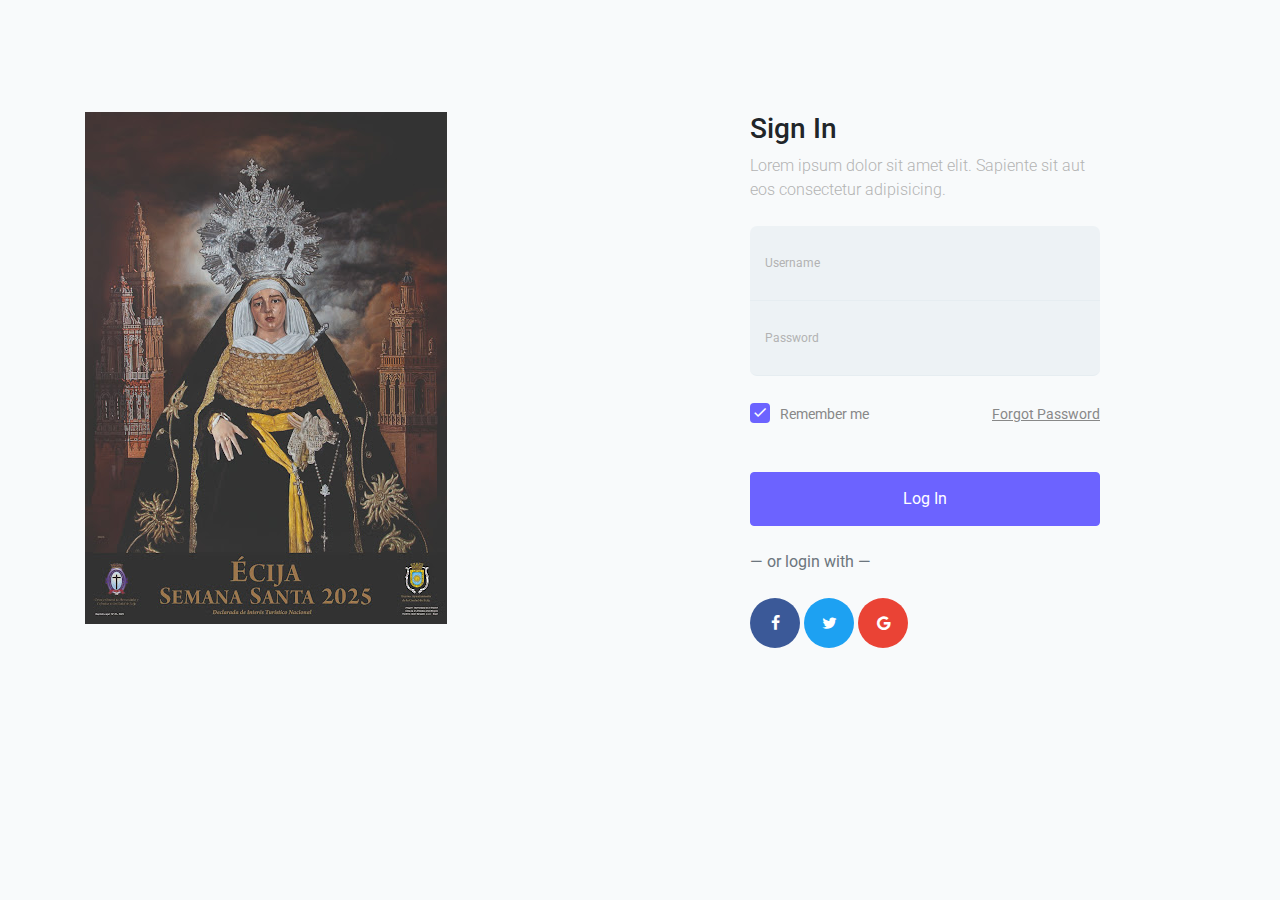
<file: SemanaSanta/login-form-07/index.html>
<!doctype html>
<html lang="en">
  <head>
    <!-- Required meta tags -->
    <meta charset="utf-8">
    <meta name="viewport" content="width=device-width, initial-scale=1, shrink-to-fit=no">
    <link href="https://fonts.googleapis.com/css?family=Roboto:300,400&display=swap" rel="stylesheet">

    <link rel="stylesheet" href="fonts/icomoon/style.css">

    <link rel="stylesheet" href="css/owl.carousel.min.css">

    <!-- Bootstrap CSS -->
    <link rel="stylesheet" href="css/bootstrap.min.css">
    
    <!-- Style -->
    <link rel="stylesheet" href="css/style.css">

    <title>Login #7</title>
  </head>
  <body>
  

  
  <div class="content">
    <div class="container">
      <div class="row">
        <div class="col-md-6">
          <img src="login.jpg" alt="Image" class="img-fluid">
        </div>
        <div class="col-md-6 contents">
          <div class="row justify-content-center">
            <div class="col-md-8">
              <div class="mb-4">
              <h3>Sign In</h3>
              <p class="mb-4">Lorem ipsum dolor sit amet elit. Sapiente sit aut eos consectetur adipisicing.</p>
            </div>
            <form action="#" method="post">
              <div class="form-group first">
                <label for="username">Username</label>
                <input type="text" class="form-control" id="username">

              </div>
              <div class="form-group last mb-4">
                <label for="password">Password</label>
                <input type="password" class="form-control" id="password">
                
              </div>
              
              <div class="d-flex mb-5 align-items-center">
                <label class="control control--checkbox mb-0"><span class="caption">Remember me</span>
                  <input type="checkbox" checked="checked"/>
                  <div class="control__indicator"></div>
                </label>
                <span class="ml-auto"><a href="#" class="forgot-pass">Forgot Password</a></span> 
              </div>

              <input type="submit" value="Log In" class="btn btn-block btn-primary">

              <span class="d-block text-left my-4 text-muted">&mdash; or login with &mdash;</span>
              
              <div class="social-login">
                <a href="#" class="facebook">
                  <span class="icon-facebook mr-3"></span> 
                </a>
                <a href="#" class="twitter">
                  <span class="icon-twitter mr-3"></span> 
                </a>
                <a href="#" class="google">
                  <span class="icon-google mr-3"></span> 
                </a>
              </div>
            </form>
            </div>
          </div>
          
        </div>
        
      </div>
    </div>
  </div>

  
    <script src="js/jquery-3.3.1.min.js"></script>
    <script src="js/popper.min.js"></script>
    <script src="js/bootstrap.min.js"></script>
    <script src="js/main.js"></script>
  </body>
</html>
</file>
<file: SemanaSanta/login-form-07/fonts/icomoon/style.css>
@font-face {
  font-family: 'icomoon';
  src:  url('fonts/icomoon.eot?10si43');
  src:  url('fonts/icomoon.eot?10si43#iefix') format('embedded-opentype'),
    url('fonts/icomoon.ttf?10si43') format('truetype'),
    url('fonts/icomoon.woff?10si43') format('woff'),
    url('fonts/icomoon.svg?10si43#icomoon') format('svg');
  font-weight: normal;
  font-style: normal;
}

[class^="icon-"], [class*=" icon-"] {
  /* use !important to prevent issues with browser extensions that change fonts */
  font-family: 'icomoon' !important;
  speak: none;
  font-style: normal;
  font-weight: normal;
  font-variant: normal;
  text-transform: none;
  line-height: 1;

  /* Better Font Rendering =========== */
  -webkit-font-smoothing: antialiased;
  -moz-osx-font-smoothing: grayscale;
}

.icon-asterisk:before {
  content: "\f069";
}
.icon-plus:before {
  content: "\f067";
}
.icon-question:before {
  content: "\f128";
}
.icon-minus:before {
  content: "\f068";
}
.icon-glass:before {
  content: "\f000";
}
.icon-music:before {
  content: "\f001";
}
.icon-search:before {
  content: "\f002";
}
.icon-envelope-o:before {
  content: "\f003";
}
.icon-heart:before {
  content: "\f004";
}
.icon-star:before {
  content: "\f005";
}
.icon-star-o:before {
  content: "\f006";
}
.icon-user:before {
  content: "\f007";
}
.icon-film:before {
  content: "\f008";
}
.icon-th-large:before {
  content: "\f009";
}
.icon-th:before {
  content: "\f00a";
}
.icon-th-list:before {
  content: "\f00b";
}
.icon-check:before {
  content: "\f00c";
}
.icon-close:before {
  content: "\f00d";
}
.icon-remove:before {
  content: "\f00d";
}
.icon-times:before {
  content: "\f00d";
}
.icon-search-plus:before {
  content: "\f00e";
}
.icon-search-minus:before {
  content: "\f010";
}
.icon-power-off:before {
  content: "\f011";
}
.icon-signal:before {
  content: "\f012";
}
.icon-cog:before {
  content: "\f013";
}
.icon-gear:before {
  content: "\f013";
}
.icon-trash-o:before {
  content: "\f014";
}
.icon-home:before {
  content: "\f015";
}
.icon-file-o:before {
  content: "\f016";
}
.icon-clock-o:before {
  content: "\f017";
}
.icon-road:before {
  content: "\f018";
}
.icon-download:before {
  content: "\f019";
}
.icon-arrow-circle-o-down:before {
  content: "\f01a";
}
.icon-arrow-circle-o-up:before {
  content: "\f01b";
}
.icon-inbox:before {
  content: "\f01c";
}
.icon-play-circle-o:before {
  content: "\f01d";
}
.icon-repeat:before {
  content: "\f01e";
}
.icon-rotate-right:before {
  content: "\f01e";
}
.icon-refresh:before {
  content: "\f021";
}
.icon-list-alt:before {
  content: "\f022";
}
.icon-lock:before {
  content: "\f023";
}
.icon-flag:before {
  content: "\f024";
}
.icon-headphones:before {
  content: "\f025";
}
.icon-volume-off:before {
  content: "\f026";
}
.icon-volume-down:before {
  content: "\f027";
}
.icon-volume-up:before {
  content: "\f028";
}
.icon-qrcode:before {
  content: "\f029";
}
.icon-barcode:before {
  content: "\f02a";
}
.icon-tag:before {
  content: "\f02b";
}
.icon-tags:before {
  content: "\f02c";
}
.icon-book:before {
  content: "\f02d";
}
.icon-bookmark:before {
  content: "\f02e";
}
.icon-print:before {
  content: "\f02f";
}
.icon-camera:before {
  content: "\f030";
}
.icon-font:before {
  content: "\f031";
}
.icon-bold:before {
  content: "\f032";
}
.icon-italic:before {
  content: "\f033";
}
.icon-text-height:before {
  content: "\f034";
}
.icon-text-width:before {
  content: "\f035";
}
.icon-align-left:before {
  content: "\f036";
}
.icon-align-center:before {
  content: "\f037";
}
.icon-align-right:before {
  content: "\f038";
}
.icon-align-justify:before {
  content: "\f039";
}
.icon-list:before {
  content: "\f03a";
}
.icon-dedent:before {
  content: "\f03b";
}
.icon-outdent:before {
  content: "\f03b";
}
.icon-indent:before {
  content: "\f03c";
}
.icon-video-camera:before {
  content: "\f03d";
}
.icon-image:before {
  content: "\f03e";
}
.icon-photo:before {
  content: "\f03e";
}
.icon-picture-o:before {
  content: "\f03e";
}
.icon-pencil:before {
  content: "\f040";
}
.icon-map-marker:before {
  content: "\f041";
}
.icon-adjust:before {
  content: "\f042";
}
.icon-tint:before {
  content: "\f043";
}
.icon-edit:before {
  content: "\f044";
}
.icon-pencil-square-o:before {
  content: "\f044";
}
.icon-share-square-o:before {
  content: "\f045";
}
.icon-check-square-o:before {
  content: "\f046";
}
.icon-arrows:before {
  content: "\f047";
}
.icon-step-backward:before {
  content: "\f048";
}
.icon-fast-backward:before {
  content: "\f049";
}
.icon-backward:before {
  content: "\f04a";
}
.icon-play:before {
  content: "\f04b";
}
.icon-pause:before {
  content: "\f04c";
}
.icon-stop:before {
  content: "\f04d";
}
.icon-forward:before {
  content: "\f04e";
}
.icon-fast-forward:before {
  content: "\f050";
}
.icon-step-forward:before {
  content: "\f051";
}
.icon-eject:before {
  content: "\f052";
}
.icon-chevron-left:before {
  content: "\f053";
}
.icon-chevron-right:before {
  content: "\f054";
}
.icon-plus-circle:before {
  content: "\f055";
}
.icon-minus-circle:before {
  content: "\f056";
}
.icon-times-circle:before {
  content: "\f057";
}
.icon-check-circle:before {
  content: "\f058";
}
.icon-question-circle:before {
  content: "\f059";
}
.icon-info-circle:before {
  content: "\f05a";
}
.icon-crosshairs:before {
  content: "\f05b";
}
.icon-times-circle-o:before {
  content: "\f05c";
}
.icon-check-circle-o:before {
  content: "\f05d";
}
.icon-ban:before {
  content: "\f05e";
}
.icon-arrow-left:before {
  content: "\f060";
}
.icon-arrow-right:before {
  content: "\f061";
}
.icon-arrow-up:before {
  content: "\f062";
}
.icon-arrow-down:before {
  content: "\f063";
}
.icon-mail-forward:before {
  content: "\f064";
}
.icon-share:before {
  content: "\f064";
}
.icon-expand:before {
  content: "\f065";
}
.icon-compress:before {
  content: "\f066";
}
.icon-exclamation-circle:before {
  content: "\f06a";
}
.icon-gift:before {
  content: "\f06b";
}
.icon-leaf:before {
  content: "\f06c";
}
.icon-fire:before {
  content: "\f06d";
}
.icon-eye:before {
  content: "\f06e";
}
.icon-eye-slash:before {
  content: "\f070";
}
.icon-exclamation-triangle:before {
  content: "\f071";
}
.icon-warning:before {
  content: "\f071";
}
.icon-plane:before {
  content: "\f072";
}
.icon-calendar:before {
  content: "\f073";
}
.icon-random:before {
  content: "\f074";
}
.icon-comment:before {
  content: "\f075";
}
.icon-magnet:before {
  content: "\f076";
}
.icon-chevron-up:before {
  content: "\f077";
}
.icon-chevron-down:before {
  content: "\f078";
}
.icon-retweet:before {
  content: "\f079";
}
.icon-shopping-cart:before {
  content: "\f07a";
}
.icon-folder:before {
  content: "\f07b";
}
.icon-folder-open:before {
  content: "\f07c";
}
.icon-arrows-v:before {
  content: "\f07d";
}
.icon-arrows-h:before {
  content: "\f07e";
}
.icon-bar-chart:before {
  content: "\f080";
}
.icon-bar-chart-o:before {
  content: "\f080";
}
.icon-twitter-square:before {
  content: "\f081";
}
.icon-facebook-square:before {
  content: "\f082";
}
.icon-camera-retro:before {
  content: "\f083";
}
.icon-key:before {
  content: "\f084";
}
.icon-cogs:before {
  content: "\f085";
}
.icon-gears:before {
  content: "\f085";
}
.icon-comments:before {
  content: "\f086";
}
.icon-thumbs-o-up:before {
  content: "\f087";
}
.icon-thumbs-o-down:before {
  content: "\f088";
}
.icon-star-half:before {
  content: "\f089";
}
.icon-heart-o:before {
  content: "\f08a";
}
.icon-sign-out:before {
  content: "\f08b";
}
.icon-linkedin-square:before {
  content: "\f08c";
}
.icon-thumb-tack:before {
  content: "\f08d";
}
.icon-external-link:before {
  content: "\f08e";
}
.icon-sign-in:before {
  content: "\f090";
}
.icon-trophy:before {
  content: "\f091";
}
.icon-github-square:before {
  content: "\f092";
}
.icon-upload:before {
  content: "\f093";
}
.icon-lemon-o:before {
  content: "\f094";
}
.icon-phone:before {
  content: "\f095";
}
.icon-square-o:before {
  content: "\f096";
}
.icon-bookmark-o:before {
  content: "\f097";
}
.icon-phone-square:before {
  content: "\f098";
}
.icon-twitter:before {
  content: "\f099";
}
.icon-facebook:before {
  content: "\f09a";
}
.icon-facebook-f:before {
  content: "\f09a";
}
.icon-github:before {
  content: "\f09b";
}
.icon-unlock:before {
  content: "\f09c";
}
.icon-credit-card:before {
  content: "\f09d";
}
.icon-feed:before {
  content: "\f09e";
}
.icon-rss:before {
  content: "\f09e";
}
.icon-hdd-o:before {
  content: "\f0a0";
}
.icon-bullhorn:before {
  content: "\f0a1";
}
.icon-bell-o:before {
  content: "\f0a2";
}
.icon-certificate:before {
  content: "\f0a3";
}
.icon-hand-o-right:before {
  content: "\f0a4";
}
.icon-hand-o-left:before {
  content: "\f0a5";
}
.icon-hand-o-up:before {
  content: "\f0a6";
}
.icon-hand-o-down:before {
  content: "\f0a7";
}
.icon-arrow-circle-left:before {
  content: "\f0a8";
}
.icon-arrow-circle-right:before {
  content: "\f0a9";
}
.icon-arrow-circle-up:before {
  content: "\f0aa";
}
.icon-arrow-circle-down:before {
  content: "\f0ab";
}
.icon-globe:before {
  content: "\f0ac";
}
.icon-wrench:before {
  content: "\f0ad";
}
.icon-tasks:before {
  content: "\f0ae";
}
.icon-filter:before {
  content: "\f0b0";
}
.icon-briefcase:before {
  content: "\f0b1";
}
.icon-arrows-alt:before {
  content: "\f0b2";
}
.icon-group:before {
  content: "\f0c0";
}
.icon-users:before {
  content: "\f0c0";
}
.icon-chain:before {
  content: "\f0c1";
}
.icon-link:before {
  content: "\f0c1";
}
.icon-cloud:before {
  content: "\f0c2";
}
.icon-flask:before {
  content: "\f0c3";
}
.icon-cut:before {
  content: "\f0c4";
}
.icon-scissors:before {
  content: "\f0c4";
}
.icon-copy:before {
  content: "\f0c5";
}
.icon-files-o:before {
  content: "\f0c5";
}
.icon-paperclip:before {
  content: "\f0c6";
}
.icon-floppy-o:before {
  content: "\f0c7";
}
.icon-save:before {
  content: "\f0c7";
}
.icon-square:before {
  content: "\f0c8";
}
.icon-bars:before {
  content: "\f0c9";
}
.icon-navicon:before {
  content: "\f0c9";
}
.icon-reorder:before {
  content: "\f0c9";
}
.icon-list-ul:before {
  content: "\f0ca";
}
.icon-list-ol:before {
  content: "\f0cb";
}
.icon-strikethrough:before {
  content: "\f0cc";
}
.icon-underline:before {
  content: "\f0cd";
}
.icon-table:before {
  content: "\f0ce";
}
.icon-magic:before {
  content: "\f0d0";
}
.icon-truck:before {
  content: "\f0d1";
}
.icon-pinterest:before {
  content: "\f0d2";
}
.icon-pinterest-square:before {
  content: "\f0d3";
}
.icon-google-plus-square:before {
  content: "\f0d4";
}
.icon-google-plus:before {
  content: "\f0d5";
}
.icon-money:before {
  content: "\f0d6";
}
.icon-caret-down:before {
  content: "\f0d7";
}
.icon-caret-up:before {
  content: "\f0d8";
}
.icon-caret-left:before {
  content: "\f0d9";
}
.icon-caret-right:before {
  content: "\f0da";
}
.icon-columns:before {
  content: "\f0db";
}
.icon-sort:before {
  content: "\f0dc";
}
.icon-unsorted:before {
  content: "\f0dc";
}
.icon-sort-desc:before {
  content: "\f0dd";
}
.icon-sort-down:before {
  content: "\f0dd";
}
.icon-sort-asc:before {
  content: "\f0de";
}
.icon-sort-up:before {
  content: "\f0de";
}
.icon-envelope:before {
  content: "\f0e0";
}
.icon-linkedin:before {
  content: "\f0e1";
}
.icon-rotate-left:before {
  content: "\f0e2";
}
.icon-undo:before {
  content: "\f0e2";
}
.icon-gavel:before {
  content: "\f0e3";
}
.icon-legal:before {
  content: "\f0e3";
}
.icon-dashboard:before {
  content: "\f0e4";
}
.icon-tachometer:before {
  content: "\f0e4";
}
.icon-comment-o:before {
  content: "\f0e5";
}
.icon-comments-o:before {
  content: "\f0e6";
}
.icon-bolt:before {
  content: "\f0e7";
}
.icon-flash:before {
  content: "\f0e7";
}
.icon-sitemap:before {
  content: "\f0e8";
}
.icon-umbrella:before {
  content: "\f0e9";
}
.icon-clipboard:before {
  content: "\f0ea";
}
.icon-paste:before {
  content: "\f0ea";
}
.icon-lightbulb-o:before {
  content: "\f0eb";
}
.icon-exchange:before {
  content: "\f0ec";
}
.icon-cloud-download:before {
  content: "\f0ed";
}
.icon-cloud-upload:before {
  content: "\f0ee";
}
.icon-user-md:before {
  content: "\f0f0";
}
.icon-stethoscope:before {
  content: "\f0f1";
}
.icon-suitcase:before {
  content: "\f0f2";
}
.icon-bell:before {
  content: "\f0f3";
}
.icon-coffee:before {
  content: "\f0f4";
}
.icon-cutlery:before {
  content: "\f0f5";
}
.icon-file-text-o:before {
  content: "\f0f6";
}
.icon-building-o:before {
  content: "\f0f7";
}
.icon-hospital-o:before {
  content: "\f0f8";
}
.icon-ambulance:before {
  content: "\f0f9";
}
.icon-medkit:before {
  content: "\f0fa";
}
.icon-fighter-jet:before {
  content: "\f0fb";
}
.icon-beer:before {
  content: "\f0fc";
}
.icon-h-square:before {
  content: "\f0fd";
}
.icon-plus-square:before {
  content: "\f0fe";
}
.icon-angle-double-left:before {
  content: "\f100";
}
.icon-angle-double-right:before {
  content: "\f101";
}
.icon-angle-double-up:before {
  content: "\f102";
}
.icon-angle-double-down:before {
  content: "\f103";
}
.icon-angle-left:before {
  content: "\f104";
}
.icon-angle-right:before {
  content: "\f105";
}
.icon-angle-up:before {
  content: "\f106";
}
.icon-angle-down:before {
  content: "\f107";
}
.icon-desktop:before {
  content: "\f108";
}
.icon-laptop:before {
  content: "\f109";
}
.icon-tablet:before {
  content: "\f10a";
}
.icon-mobile:before {
  content: "\f10b";
}
.icon-mobile-phone:before {
  content: "\f10b";
}
.icon-circle-o:before {
  content: "\f10c";
}
.icon-quote-left:before {
  content: "\f10d";
}
.icon-quote-right:before {
  content: "\f10e";
}
.icon-spinner:before {
  content: "\f110";
}
.icon-circle:before {
  content: "\f111";
}
.icon-mail-reply:before {
  content: "\f112";
}
.icon-reply:before {
  content: "\f112";
}
.icon-github-alt:before {
  content: "\f113";
}
.icon-folder-o:before {
  content: "\f114";
}
.icon-folder-open-o:before {
  content: "\f115";
}
.icon-smile-o:before {
  content: "\f118";
}
.icon-frown-o:before {
  content: "\f119";
}
.icon-meh-o:before {
  content: "\f11a";
}
.icon-gamepad:before {
  content: "\f11b";
}
.icon-keyboard-o:before {
  content: "\f11c";
}
.icon-flag-o:before {
  content: "\f11d";
}
.icon-flag-checkered:before {
  content: "\f11e";
}
.icon-terminal:before {
  content: "\f120";
}
.icon-code:before {
  content: "\f121";
}
.icon-mail-reply-all:before {
  content: "\f122";
}
.icon-reply-all:before {
  content: "\f122";
}
.icon-star-half-empty:before {
  content: "\f123";
}
.icon-star-half-full:before {
  content: "\f123";
}
.icon-star-half-o:before {
  content: "\f123";
}
.icon-location-arrow:before {
  content: "\f124";
}
.icon-crop:before {
  content: "\f125";
}
.icon-code-fork:before {
  content: "\f126";
}
.icon-chain-broken:before {
  content: "\f127";
}
.icon-unlink:before {
  content: "\f127";
}
.icon-info:before {
  content: "\f129";
}
.icon-exclamation:before {
  content: "\f12a";
}
.icon-superscript:before {
  content: "\f12b";
}
.icon-subscript:before {
  content: "\f12c";
}
.icon-eraser:before {
  content: "\f12d";
}
.icon-puzzle-piece:before {
  content: "\f12e";
}
.icon-microphone:before {
  content: "\f130";
}
.icon-microphone-slash:before {
  content: "\f131";
}
.icon-shield:before {
  content: "\f132";
}
.icon-calendar-o:before {
  content: "\f133";
}
.icon-fire-extinguisher:before {
  content: "\f134";
}
.icon-rocket:before {
  content: "\f135";
}
.icon-maxcdn:before {
  content: "\f136";
}
.icon-chevron-circle-left:before {
  content: "\f137";
}
.icon-chevron-circle-right:before {
  content: "\f138";
}
.icon-chevron-circle-up:before {
  content: "\f139";
}
.icon-chevron-circle-down:before {
  content: "\f13a";
}
.icon-html5:before {
  content: "\f13b";
}
.icon-css3:before {
  content: "\f13c";
}
.icon-anchor:before {
  content: "\f13d";
}
.icon-unlock-alt:before {
  content: "\f13e";
}
.icon-bullseye:before {
  content: "\f140";
}
.icon-ellipsis-h:before {
  content: "\f141";
}
.icon-ellipsis-v:before {
  content: "\f142";
}
.icon-rss-square:before {
  content: "\f143";
}
.icon-play-circle:before {
  content: "\f144";
}
.icon-ticket:before {
  content: "\f145";
}
.icon-minus-square:before {
  content: "\f146";
}
.icon-minus-square-o:before {
  content: "\f147";
}
.icon-level-up:before {
  content: "\f148";
}
.icon-level-down:before {
  content: "\f149";
}
.icon-check-square:before {
  content: "\f14a";
}
.icon-pencil-square:before {
  content: "\f14b";
}
.icon-external-link-square:before {
  content: "\f14c";
}
.icon-share-square:before {
  content: "\f14d";
}
.icon-compass:before {
  content: "\f14e";
}
.icon-caret-square-o-down:before {
  content: "\f150";
}
.icon-toggle-down:before {
  content: "\f150";
}
.icon-caret-square-o-up:before {
  content: "\f151";
}
.icon-toggle-up:before {
  content: "\f151";
}
.icon-caret-square-o-right:before {
  content: "\f152";
}
.icon-toggle-right:before {
  content: "\f152";
}
.icon-eur:before {
  content: "\f153";
}
.icon-euro:before {
  content: "\f153";
}
.icon-gbp:before {
  content: "\f154";
}
.icon-dollar:before {
  content: "\f155";
}
.icon-usd:before {
  content: "\f155";
}
.icon-inr:before {
  content: "\f156";
}
.icon-rupee:before {
  content: "\f156";
}
.icon-cny:before {
  content: "\f157";
}
.icon-jpy:before {
  content: "\f157";
}
.icon-rmb:before {
  content: "\f157";
}
.icon-yen:before {
  content: "\f157";
}
.icon-rouble:before {
  content: "\f158";
}
.icon-rub:before {
  content: "\f158";
}
.icon-ruble:before {
  content: "\f158";
}
.icon-krw:before {
  content: "\f159";
}
.icon-won:before {
  content: "\f159";
}
.icon-bitcoin:before {
  content: "\f15a";
}
.icon-btc:before {
  content: "\f15a";
}
.icon-file:before {
  content: "\f15b";
}
.icon-file-text:before {
  content: "\f15c";
}
.icon-sort-alpha-asc:before {
  content: "\f15d";
}
.icon-sort-alpha-desc:before {
  content: "\f15e";
}
.icon-sort-amount-asc:before {
  content: "\f160";
}
.icon-sort-amount-desc:before {
  content: "\f161";
}
.icon-sort-numeric-asc:before {
  content: "\f162";
}
.icon-sort-numeric-desc:before {
  content: "\f163";
}
.icon-thumbs-up:before {
  content: "\f164";
}
.icon-thumbs-down:before {
  content: "\f165";
}
.icon-youtube-square:before {
  content: "\f166";
}
.icon-youtube:before {
  content: "\f167";
}
.icon-xing:before {
  content: "\f168";
}
.icon-xing-square:before {
  content: "\f169";
}
.icon-youtube-play:before {
  content: "\f16a";
}
.icon-dropbox:before {
  content: "\f16b";
}
.icon-stack-overflow:before {
  content: "\f16c";
}
.icon-instagram:before {
  content: "\f16d";
}
.icon-flickr:before {
  content: "\f16e";
}
.icon-adn:before {
  content: "\f170";
}
.icon-bitbucket:before {
  content: "\f171";
}
.icon-bitbucket-square:before {
  content: "\f172";
}
.icon-tumblr:before {
  content: "\f173";
}
.icon-tumblr-square:before {
  content: "\f174";
}
.icon-long-arrow-down:before {
  content: "\f175";
}
.icon-long-arrow-up:before {
  content: "\f176";
}
.icon-long-arrow-left:before {
  content: "\f177";
}
.icon-long-arrow-right:before {
  content: "\f178";
}
.icon-apple:before {
  content: "\f179";
}
.icon-windows:before {
  content: "\f17a";
}
.icon-android:before {
  content: "\f17b";
}
.icon-linux:before {
  content: "\f17c";
}
.icon-dribbble:before {
  content: "\f17d";
}
.icon-skype:before {
  content: "\f17e";
}
.icon-foursquare:before {
  content: "\f180";
}
.icon-trello:before {
  content: "\f181";
}
.icon-female:before {
  content: "\f182";
}
.icon-male:before {
  content: "\f183";
}
.icon-gittip:before {
  content: "\f184";
}
.icon-gratipay:before {
  content: "\f184";
}
.icon-sun-o:before {
  content: "\f185";
}
.icon-moon-o:before {
  content: "\f186";
}
.icon-archive:before {
  content: "\f187";
}
.icon-bug:before {
  content: "\f188";
}
.icon-vk:before {
  content: "\f189";
}
.icon-weibo:before {
  content: "\f18a";
}
.icon-renren:before {
  content: "\f18b";
}
.icon-pagelines:before {
  content: "\f18c";
}
.icon-stack-exchange:before {
  content: "\f18d";
}
.icon-arrow-circle-o-right:before {
  content: "\f18e";
}
.icon-arrow-circle-o-left:before {
  content: "\f190";
}
.icon-caret-square-o-left:before {
  content: "\f191";
}
.icon-toggle-left:before {
  content: "\f191";
}
.icon-dot-circle-o:before {
  content: "\f192";
}
.icon-wheelchair:before {
  content: "\f193";
}
.icon-vimeo-square:before {
  content: "\f194";
}
.icon-try:before {
  content: "\f195";
}
.icon-turkish-lira:before {
  content: "\f195";
}
.icon-plus-square-o:before {
  content: "\f196";
}
.icon-space-shuttle:before {
  content: "\f197";
}
.icon-slack:before {
  content: "\f198";
}
.icon-envelope-square:before {
  content: "\f199";
}
.icon-wordpress:before {
  content: "\f19a";
}
.icon-openid:before {
  content: "\f19b";
}
.icon-bank:before {
  content: "\f19c";
}
.icon-institution:before {
  content: "\f19c";
}
.icon-university:before {
  content: "\f19c";
}
.icon-graduation-cap:before {
  content: "\f19d";
}
.icon-mortar-board:before {
  content: "\f19d";
}
.icon-yahoo:before {
  content: "\f19e";
}
.icon-google:before {
  content: "\f1a0";
}
.icon-reddit:before {
  content: "\f1a1";
}
.icon-reddit-square:before {
  content: "\f1a2";
}
.icon-stumbleupon-circle:before {
  content: "\f1a3";
}
.icon-stumbleupon:before {
  content: "\f1a4";
}
.icon-delicious:before {
  content: "\f1a5";
}
.icon-digg:before {
  content: "\f1a6";
}
.icon-pied-piper-pp:before {
  content: "\f1a7";
}
.icon-pied-piper-alt:before {
  content: "\f1a8";
}
.icon-drupal:before {
  content: "\f1a9";
}
.icon-joomla:before {
  content: "\f1aa";
}
.icon-language:before {
  content: "\f1ab";
}
.icon-fax:before {
  content: "\f1ac";
}
.icon-building:before {
  content: "\f1ad";
}
.icon-child:before {
  content: "\f1ae";
}
.icon-paw:before {
  content: "\f1b0";
}
.icon-spoon:before {
  content: "\f1b1";
}
.icon-cube:before {
  content: "\f1b2";
}
.icon-cubes:before {
  content: "\f1b3";
}
.icon-behance:before {
  content: "\f1b4";
}
.icon-behance-square:before {
  content: "\f1b5";
}
.icon-steam:before {
  content: "\f1b6";
}
.icon-steam-square:before {
  content: "\f1b7";
}
.icon-recycle:before {
  content: "\f1b8";
}
.icon-automobile:before {
  content: "\f1b9";
}
.icon-car:before {
  content: "\f1b9";
}
.icon-cab:before {
  content: "\f1ba";
}
.icon-taxi:before {
  content: "\f1ba";
}
.icon-tree:before {
  content: "\f1bb";
}
.icon-spotify:before {
  content: "\f1bc";
}
.icon-deviantart:before {
  content: "\f1bd";
}
.icon-soundcloud:before {
  content: "\f1be";
}
.icon-database:before {
  content: "\f1c0";
}
.icon-file-pdf-o:before {
  content: "\f1c1";
}
.icon-file-word-o:before {
  content: "\f1c2";
}
.icon-file-excel-o:before {
  content: "\f1c3";
}
.icon-file-powerpoint-o:before {
  content: "\f1c4";
}
.icon-file-image-o:before {
  content: "\f1c5";
}
.icon-file-photo-o:before {
  content: "\f1c5";
}
.icon-file-picture-o:before {
  content: "\f1c5";
}
.icon-file-archive-o:before {
  content: "\f1c6";
}
.icon-file-zip-o:before {
  content: "\f1c6";
}
.icon-file-audio-o:before {
  content: "\f1c7";
}
.icon-file-sound-o:before {
  content: "\f1c7";
}
.icon-file-movie-o:before {
  content: "\f1c8";
}
.icon-file-video-o:before {
  content: "\f1c8";
}
.icon-file-code-o:before {
  content: "\f1c9";
}
.icon-vine:before {
  content: "\f1ca";
}
.icon-codepen:before {
  content: "\f1cb";
}
.icon-jsfiddle:before {
  content: "\f1cc";
}
.icon-life-bouy:before {
  content: "\f1cd";
}
.icon-life-buoy:before {
  content: "\f1cd";
}
.icon-life-ring:before {
  content: "\f1cd";
}
.icon-life-saver:before {
  content: "\f1cd";
}
.icon-support:before {
  content: "\f1cd";
}
.icon-circle-o-notch:before {
  content: "\f1ce";
}
.icon-ra:before {
  content: "\f1d0";
}
.icon-rebel:before {
  content: "\f1d0";
}
.icon-resistance:before {
  content: "\f1d0";
}
.icon-empire:before {
  content: "\f1d1";
}
.icon-ge:before {
  content: "\f1d1";
}
.icon-git-square:before {
  content: "\f1d2";
}
.icon-git:before {
  content: "\f1d3";
}
.icon-hacker-news:before {
  content: "\f1d4";
}
.icon-y-combinator-square:before {
  content: "\f1d4";
}
.icon-yc-square:before {
  content: "\f1d4";
}
.icon-tencent-weibo:before {
  content: "\f1d5";
}
.icon-qq:before {
  content: "\f1d6";
}
.icon-wechat:before {
  content: "\f1d7";
}
.icon-weixin:before {
  content: "\f1d7";
}
.icon-paper-plane:before {
  content: "\f1d8";
}
.icon-send:before {
  content: "\f1d8";
}
.icon-paper-plane-o:before {
  content: "\f1d9";
}
.icon-send-o:before {
  content: "\f1d9";
}
.icon-history:before {
  content: "\f1da";
}
.icon-circle-thin:before {
  content: "\f1db";
}
.icon-header:before {
  content: "\f1dc";
}
.icon-paragraph:before {
  content: "\f1dd";
}
.icon-sliders:before {
  content: "\f1de";
}
.icon-share-alt:before {
  content: "\f1e0";
}
.icon-share-alt-square:before {
  content: "\f1e1";
}
.icon-bomb:before {
  content: "\f1e2";
}
.icon-futbol-o:before {
  content: "\f1e3";
}
.icon-soccer-ball-o:before {
  content: "\f1e3";
}
.icon-tty:before {
  content: "\f1e4";
}
.icon-binoculars:before {
  content: "\f1e5";
}
.icon-plug:before {
  content: "\f1e6";
}
.icon-slideshare:before {
  content: "\f1e7";
}
.icon-twitch:before {
  content: "\f1e8";
}
.icon-yelp:before {
  content: "\f1e9";
}
.icon-newspaper-o:before {
  content: "\f1ea";
}
.icon-wifi:before {
  content: "\f1eb";
}
.icon-calculator:before {
  content: "\f1ec";
}
.icon-paypal:before {
  content: "\f1ed";
}
.icon-google-wallet:before {
  content: "\f1ee";
}
.icon-cc-visa:before {
  content: "\f1f0";
}
.icon-cc-mastercard:before {
  content: "\f1f1";
}
.icon-cc-discover:before {
  content: "\f1f2";
}
.icon-cc-amex:before {
  content: "\f1f3";
}
.icon-cc-paypal:before {
  content: "\f1f4";
}
.icon-cc-stripe:before {
  content: "\f1f5";
}
.icon-bell-slash:before {
  content: "\f1f6";
}
.icon-bell-slash-o:before {
  content: "\f1f7";
}
.icon-trash:before {
  content: "\f1f8";
}
.icon-copyright:before {
  content: "\f1f9";
}
.icon-at:before {
  content: "\f1fa";
}
.icon-eyedropper:before {
  content: "\f1fb";
}
.icon-paint-brush:before {
  content: "\f1fc";
}
.icon-birthday-cake:before {
  content: "\f1fd";
}
.icon-area-chart:before {
  content: "\f1fe";
}
.icon-pie-chart:before {
  content: "\f200";
}
.icon-line-chart:before {
  content: "\f201";
}
.icon-lastfm:before {
  content: "\f202";
}
.icon-lastfm-square:before {
  content: "\f203";
}
.icon-toggle-off:before {
  content: "\f204";
}
.icon-toggle-on:before {
  content: "\f205";
}
.icon-bicycle:before {
  content: "\f206";
}
.icon-bus:before {
  content: "\f207";
}
.icon-ioxhost:before {
  content: "\f208";
}
.icon-angellist:before {
  content: "\f209";
}
.icon-cc:before {
  content: "\f20a";
}
.icon-ils:before {
  content: "\f20b";
}
.icon-shekel:before {
  content: "\f20b";
}
.icon-sheqel:before {
  content: "\f20b";
}
.icon-meanpath:before {
  content: "\f20c";
}
.icon-buysellads:before {
  content: "\f20d";
}
.icon-connectdevelop:before {
  content: "\f20e";
}
.icon-dashcube:before {
  content: "\f210";
}
.icon-forumbee:before {
  content: "\f211";
}
.icon-leanpub:before {
  content: "\f212";
}
.icon-sellsy:before {
  content: "\f213";
}
.icon-shirtsinbulk:before {
  content: "\f214";
}
.icon-simplybuilt:before {
  content: "\f215";
}
.icon-skyatlas:before {
  content: "\f216";
}
.icon-cart-plus:before {
  content: "\f217";
}
.icon-cart-arrow-down:before {
  content: "\f218";
}
.icon-diamond:before {
  content: "\f219";
}
.icon-ship:before {
  content: "\f21a";
}
.icon-user-secret:before {
  content: "\f21b";
}
.icon-motorcycle:before {
  content: "\f21c";
}
.icon-street-view:before {
  content: "\f21d";
}
.icon-heartbeat:before {
  content: "\f21e";
}
.icon-venus:before {
  content: "\f221";
}
.icon-mars:before {
  content: "\f222";
}
.icon-mercury:before {
  content: "\f223";
}
.icon-intersex:before {
  content: "\f224";
}
.icon-transgender:before {
  content: "\f224";
}
.icon-transgender-alt:before {
  content: "\f225";
}
.icon-venus-double:before {
  content: "\f226";
}
.icon-mars-double:before {
  content: "\f227";
}
.icon-venus-mars:before {
  content: "\f228";
}
.icon-mars-stroke:before {
  content: "\f229";
}
.icon-mars-stroke-v:before {
  content: "\f22a";
}
.icon-mars-stroke-h:before {
  content: "\f22b";
}
.icon-neuter:before {
  content: "\f22c";
}
.icon-genderless:before {
  content: "\f22d";
}
.icon-facebook-official:before {
  content: "\f230";
}
.icon-pinterest-p:before {
  content: "\f231";
}
.icon-whatsapp:before {
  content: "\f232";
}
.icon-server:before {
  content: "\f233";
}
.icon-user-plus:before {
  content: "\f234";
}
.icon-user-times:before {
  content: "\f235";
}
.icon-bed:before {
  content: "\f236";
}
.icon-hotel:before {
  content: "\f236";
}
.icon-viacoin:before {
  content: "\f237";
}
.icon-train:before {
  content: "\f238";
}
.icon-subway:before {
  content: "\f239";
}
.icon-medium:before {
  content: "\f23a";
}
.icon-y-combinator:before {
  content: "\f23b";
}
.icon-yc:before {
  content: "\f23b";
}
.icon-optin-monster:before {
  content: "\f23c";
}
.icon-opencart:before {
  content: "\f23d";
}
.icon-expeditedssl:before {
  content: "\f23e";
}
.icon-battery:before {
  content: "\f240";
}
.icon-battery-4:before {
  content: "\f240";
}
.icon-battery-full:before {
  content: "\f240";
}
.icon-battery-3:before {
  content: "\f241";
}
.icon-battery-three-quarters:before {
  content: "\f241";
}
.icon-battery-2:before {
  content: "\f242";
}
.icon-battery-half:before {
  content: "\f242";
}
.icon-battery-1:before {
  content: "\f243";
}
.icon-battery-quarter:before {
  content: "\f243";
}
.icon-battery-0:before {
  content: "\f244";
}
.icon-battery-empty:before {
  content: "\f244";
}
.icon-mouse-pointer:before {
  content: "\f245";
}
.icon-i-cursor:before {
  content: "\f246";
}
.icon-object-group:before {
  content: "\f247";
}
.icon-object-ungroup:before {
  content: "\f248";
}
.icon-sticky-note:before {
  content: "\f249";
}
.icon-sticky-note-o:before {
  content: "\f24a";
}
.icon-cc-jcb:before {
  content: "\f24b";
}
.icon-cc-diners-club:before {
  content: "\f24c";
}
.icon-clone:before {
  content: "\f24d";
}
.icon-balance-scale:before {
  content: "\f24e";
}
.icon-hourglass-o:before {
  content: "\f250";
}
.icon-hourglass-1:before {
  content: "\f251";
}
.icon-hourglass-start:before {
  content: "\f251";
}
.icon-hourglass-2:before {
  content: "\f252";
}
.icon-hourglass-half:before {
  content: "\f252";
}
.icon-hourglass-3:before {
  content: "\f253";
}
.icon-hourglass-end:before {
  content: "\f253";
}
.icon-hourglass:before {
  content: "\f254";
}
.icon-hand-grab-o:before {
  content: "\f255";
}
.icon-hand-rock-o:before {
  content: "\f255";
}
.icon-hand-paper-o:before {
  content: "\f256";
}
.icon-hand-stop-o:before {
  content: "\f256";
}
.icon-hand-scissors-o:before {
  content: "\f257";
}
.icon-hand-lizard-o:before {
  content: "\f258";
}
.icon-hand-spock-o:before {
  content: "\f259";
}
.icon-hand-pointer-o:before {
  content: "\f25a";
}
.icon-hand-peace-o:before {
  content: "\f25b";
}
.icon-trademark:before {
  content: "\f25c";
}
.icon-registered:before {
  content: "\f25d";
}
.icon-creative-commons:before {
  content: "\f25e";
}
.icon-gg:before {
  content: "\f260";
}
.icon-gg-circle:before {
  content: "\f261";
}
.icon-tripadvisor:before {
  content: "\f262";
}
.icon-odnoklassniki:before {
  content: "\f263";
}
.icon-odnoklassniki-square:before {
  content: "\f264";
}
.icon-get-pocket:before {
  content: "\f265";
}
.icon-wikipedia-w:before {
  content: "\f266";
}
.icon-safari:before {
  content: "\f267";
}
.icon-chrome:before {
  content: "\f268";
}
.icon-firefox:before {
  content: "\f269";
}
.icon-opera:before {
  content: "\f26a";
}
.icon-internet-explorer:before {
  content: "\f26b";
}
.icon-television:before {
  content: "\f26c";
}
.icon-tv:before {
  content: "\f26c";
}
.icon-contao:before {
  content: "\f26d";
}
.icon-500px:before {
  content: "\f26e";
}
.icon-amazon:before {
  content: "\f270";
}
.icon-calendar-plus-o:before {
  content: "\f271";
}
.icon-calendar-minus-o:before {
  content: "\f272";
}
.icon-calendar-times-o:before {
  content: "\f273";
}
.icon-calendar-check-o:before {
  content: "\f274";
}
.icon-industry:before {
  content: "\f275";
}
.icon-map-pin:before {
  content: "\f276";
}
.icon-map-signs:before {
  content: "\f277";
}
.icon-map-o:before {
  content: "\f278";
}
.icon-map:before {
  content: "\f279";
}
.icon-commenting:before {
  content: "\f27a";
}
.icon-commenting-o:before {
  content: "\f27b";
}
.icon-houzz:before {
  content: "\f27c";
}
.icon-vimeo:before {
  content: "\f27d";
}
.icon-black-tie:before {
  content: "\f27e";
}
.icon-fonticons:before {
  content: "\f280";
}
.icon-reddit-alien:before {
  content: "\f281";
}
.icon-edge:before {
  content: "\f282";
}
.icon-credit-card-alt:before {
  content: "\f283";
}
.icon-codiepie:before {
  content: "\f284";
}
.icon-modx:before {
  content: "\f285";
}
.icon-fort-awesome:before {
  content: "\f286";
}
.icon-usb:before {
  content: "\f287";
}
.icon-product-hunt:before {
  content: "\f288";
}
.icon-mixcloud:before {
  content: "\f289";
}
.icon-scribd:before {
  content: "\f28a";
}
.icon-pause-circle:before {
  content: "\f28b";
}
.icon-pause-circle-o:before {
  content: "\f28c";
}
.icon-stop-circle:before {
  content: "\f28d";
}
.icon-stop-circle-o:before {
  content: "\f28e";
}
.icon-shopping-bag:before {
  content: "\f290";
}
.icon-shopping-basket:before {
  content: "\f291";
}
.icon-hashtag:before {
  content: "\f292";
}
.icon-bluetooth:before {
  content: "\f293";
}
.icon-bluetooth-b:before {
  content: "\f294";
}
.icon-percent:before {
  content: "\f295";
}
.icon-gitlab:before {
  content: "\f296";
}
.icon-wpbeginner:before {
  content: "\f297";
}
.icon-wpforms:before {
  content: "\f298";
}
.icon-envira:before {
  content: "\f299";
}
.icon-universal-access:before {
  content: "\f29a";
}
.icon-wheelchair-alt:before {
  content: "\f29b";
}
.icon-question-circle-o:before {
  content: "\f29c";
}
.icon-blind:before {
  content: "\f29d";
}
.icon-audio-description:before {
  content: "\f29e";
}
.icon-volume-control-phone:before {
  content: "\f2a0";
}
.icon-braille:before {
  content: "\f2a1";
}
.icon-assistive-listening-systems:before {
  content: "\f2a2";
}
.icon-american-sign-language-interpreting:before {
  content: "\f2a3";
}
.icon-asl-interpreting:before {
  content: "\f2a3";
}
.icon-deaf:before {
  content: "\f2a4";
}
.icon-deafness:before {
  content: "\f2a4";
}
.icon-hard-of-hearing:before {
  content: "\f2a4";
}
.icon-glide:before {
  content: "\f2a5";
}
.icon-glide-g:before {
  content: "\f2a6";
}
.icon-sign-language:before {
  content: "\f2a7";
}
.icon-signing:before {
  content: "\f2a7";
}
.icon-low-vision:before {
  content: "\f2a8";
}
.icon-viadeo:before {
  content: "\f2a9";
}
.icon-viadeo-square:before {
  content: "\f2aa";
}
.icon-snapchat:before {
  content: "\f2ab";
}
.icon-snapchat-ghost:before {
  content: "\f2ac";
}
.icon-snapchat-square:before {
  content: "\f2ad";
}
.icon-pied-piper:before {
  content: "\f2ae";
}
.icon-first-order:before {
  content: "\f2b0";
}
.icon-yoast:before {
  content: "\f2b1";
}
.icon-themeisle:before {
  content: "\f2b2";
}
.icon-google-plus-circle:before {
  content: "\f2b3";
}
.icon-google-plus-official:before {
  content: "\f2b3";
}
.icon-fa:before {
  content: "\f2b4";
}
.icon-font-awesome:before {
  content: "\f2b4";
}
.icon-handshake-o:before {
  content: "\f2b5";
}
.icon-envelope-open:before {
  content: "\f2b6";
}
.icon-envelope-open-o:before {
  content: "\f2b7";
}
.icon-linode:before {
  content: "\f2b8";
}
.icon-address-book:before {
  content: "\f2b9";
}
.icon-address-book-o:before {
  content: "\f2ba";
}
.icon-address-card:before {
  content: "\f2bb";
}
.icon-vcard:before {
  content: "\f2bb";
}
.icon-address-card-o:before {
  content: "\f2bc";
}
.icon-vcard-o:before {
  content: "\f2bc";
}
.icon-user-circle:before {
  content: "\f2bd";
}
.icon-user-circle-o:before {
  content: "\f2be";
}
.icon-user-o:before {
  content: "\f2c0";
}
.icon-id-badge:before {
  content: "\f2c1";
}
.icon-drivers-license:before {
  content: "\f2c2";
}
.icon-id-card:before {
  content: "\f2c2";
}
.icon-drivers-license-o:before {
  content: "\f2c3";
}
.icon-id-card-o:before {
  content: "\f2c3";
}
.icon-quora:before {
  content: "\f2c4";
}
.icon-free-code-camp:before {
  content: "\f2c5";
}
.icon-telegram:before {
  content: "\f2c6";
}
.icon-thermometer:before {
  content: "\f2c7";
}
.icon-thermometer-4:before {
  content: "\f2c7";
}
.icon-thermometer-full:before {
  content: "\f2c7";
}
.icon-thermometer-3:before {
  content: "\f2c8";
}
.icon-thermometer-three-quarters:before {
  content: "\f2c8";
}
.icon-thermometer-2:before {
  content: "\f2c9";
}
.icon-thermometer-half:before {
  content: "\f2c9";
}
.icon-thermometer-1:before {
  content: "\f2ca";
}
.icon-thermometer-quarter:before {
  content: "\f2ca";
}
.icon-thermometer-0:before {
  content: "\f2cb";
}
.icon-thermometer-empty:before {
  content: "\f2cb";
}
.icon-shower:before {
  content: "\f2cc";
}
.icon-bath:before {
  content: "\f2cd";
}
.icon-bathtub:before {
  content: "\f2cd";
}
.icon-s15:before {
  content: "\f2cd";
}
.icon-podcast:before {
  content: "\f2ce";
}
.icon-window-maximize:before {
  content: "\f2d0";
}
.icon-window-minimize:before {
  content: "\f2d1";
}
.icon-window-restore:before {
  content: "\f2d2";
}
.icon-times-rectangle:before {
  content: "\f2d3";
}
.icon-window-close:before {
  content: "\f2d3";
}
.icon-times-rectangle-o:before {
  content: "\f2d4";
}
.icon-window-close-o:before {
  content: "\f2d4";
}
.icon-bandcamp:before {
  content: "\f2d5";
}
.icon-grav:before {
  content: "\f2d6";
}
.icon-etsy:before {
  content: "\f2d7";
}
.icon-imdb:before {
  content: "\f2d8";
}
.icon-ravelry:before {
  content: "\f2d9";
}
.icon-eercast:before {
  content: "\f2da";
}
.icon-microchip:before {
  content: "\f2db";
}
.icon-snowflake-o:before {
  content: "\f2dc";
}
.icon-superpowers:before {
  content: "\f2dd";
}
.icon-wpexplorer:before {
  content: "\f2de";
}
.icon-meetup:before {
  content: "\f2e0";
}
.icon-3d_rotation:before {
  content: "\e84d";
}
.icon-ac_unit:before {
  content: "\eb3b";
}
.icon-alarm:before {
  content: "\e855";
}
.icon-access_alarms:before {
  content: "\e191";
}
.icon-schedule:before {
  content: "\e8b5";
}
.icon-accessibility:before {
  content: "\e84e";
}
.icon-accessible:before {
  content: "\e914";
}
.icon-account_balance:before {
  content: "\e84f";
}
.icon-account_balance_wallet:before {
  content: "\e850";
}
.icon-account_box:before {
  content: "\e851";
}
.icon-account_circle:before {
  content: "\e853";
}
.icon-adb:before {
  content: "\e60e";
}
.icon-add:before {
  content: "\e145";
}
.icon-add_a_photo:before {
  content: "\e439";
}
.icon-alarm_add:before {
  content: "\e856";
}
.icon-add_alert:before {
  content: "\e003";
}
.icon-add_box:before {
  content: "\e146";
}
.icon-add_circle:before {
  content: "\e147";
}
.icon-control_point:before {
  content: "\e3ba";
}
.icon-add_location:before {
  content: "\e567";
}
.icon-add_shopping_cart:before {
  content: "\e854";
}
.icon-queue:before {
  content: "\e03c";
}
.icon-add_to_queue:before {
  content: "\e05c";
}
.icon-adjust2:before {
  content: "\e39e";
}
.icon-airline_seat_flat:before {
  content: "\e630";
}
.icon-airline_seat_flat_angled:before {
  content: "\e631";
}
.icon-airline_seat_individual_suite:before {
  content: "\e632";
}
.icon-airline_seat_legroom_extra:before {
  content: "\e633";
}
.icon-airline_seat_legroom_normal:before {
  content: "\e634";
}
.icon-airline_seat_legroom_reduced:before {
  content: "\e635";
}
.icon-airline_seat_recline_extra:before {
  content: "\e636";
}
.icon-airline_seat_recline_normal:before {
  content: "\e637";
}
.icon-flight:before {
  content: "\e539";
}
.icon-airplanemode_inactive:before {
  content: "\e194";
}
.icon-airplay:before {
  content: "\e055";
}
.icon-airport_shuttle:before {
  content: "\eb3c";
}
.icon-alarm_off:before {
  content: "\e857";
}
.icon-alarm_on:before {
  content: "\e858";
}
.icon-album:before {
  content: "\e019";
}
.icon-all_inclusive:before {
  content: "\eb3d";
}
.icon-all_out:before {
  content: "\e90b";
}
.icon-android2:before {
  content: "\e859";
}
.icon-announcement:before {
  content: "\e85a";
}
.icon-apps:before {
  content: "\e5c3";
}
.icon-archive2:before {
  content: "\e149";
}
.icon-arrow_back:before {
  content: "\e5c4";
}
.icon-arrow_downward:before {
  content: "\e5db";
}
.icon-arrow_drop_down:before {
  content: "\e5c5";
}
.icon-arrow_drop_down_circle:before {
  content: "\e5c6";
}
.icon-arrow_drop_up:before {
  content: "\e5c7";
}
.icon-arrow_forward:before {
  content: "\e5c8";
}
.icon-arrow_upward:before {
  content: "\e5d8";
}
.icon-art_track:before {
  content: "\e060";
}
.icon-aspect_ratio:before {
  content: "\e85b";
}
.icon-poll:before {
  content: "\e801";
}
.icon-assignment:before {
  content: "\e85d";
}
.icon-assignment_ind:before {
  content: "\e85e";
}
.icon-assignment_late:before {
  content: "\e85f";
}
.icon-assignment_return:before {
  content: "\e860";
}
.icon-assignment_returned:before {
  content: "\e861";
}
.icon-assignment_turned_in:before {
  content: "\e862";
}
.icon-assistant:before {
  content: "\e39f";
}
.icon-flag2:before {
  content: "\e153";
}
.icon-attach_file:before {
  content: "\e226";
}
.icon-attach_money:before {
  content: "\e227";
}
.icon-attachment:before {
  content: "\e2bc";
}
.icon-audiotrack:before {
  content: "\e3a1";
}
.icon-autorenew:before {
  content: "\e863";
}
.icon-av_timer:before {
  content: "\e01b";
}
.icon-backspace:before {
  content: "\e14a";
}
.icon-cloud_upload:before {
  content: "\e2c3";
}
.icon-battery_alert:before {
  content: "\e19c";
}
.icon-battery_charging_full:before {
  content: "\e1a3";
}
.icon-battery_std:before {
  content: "\e1a5";
}
.icon-battery_unknown:before {
  content: "\e1a6";
}
.icon-beach_access:before {
  content: "\eb3e";
}
.icon-beenhere:before {
  content: "\e52d";
}
.icon-block:before {
  content: "\e14b";
}
.icon-bluetooth2:before {
  content: "\e1a7";
}
.icon-bluetooth_searching:before {
  content: "\e1aa";
}
.icon-bluetooth_connected:before {
  content: "\e1a8";
}
.icon-bluetooth_disabled:before {
  content: "\e1a9";
}
.icon-blur_circular:before {
  content: "\e3a2";
}
.icon-blur_linear:before {
  content: "\e3a3";
}
.icon-blur_off:before {
  content: "\e3a4";
}
.icon-blur_on:before {
  content: "\e3a5";
}
.icon-class:before {
  content: "\e86e";
}
.icon-turned_in:before {
  content: "\e8e6";
}
.icon-turned_in_not:before {
  content: "\e8e7";
}
.icon-border_all:before {
  content: "\e228";
}
.icon-border_bottom:before {
  content: "\e229";
}
.icon-border_clear:before {
  content: "\e22a";
}
.icon-border_color:before {
  content: "\e22b";
}
.icon-border_horizontal:before {
  content: "\e22c";
}
.icon-border_inner:before {
  content: "\e22d";
}
.icon-border_left:before {
  content: "\e22e";
}
.icon-border_outer:before {
  content: "\e22f";
}
.icon-border_right:before {
  content: "\e230";
}
.icon-border_style:before {
  content: "\e231";
}
.icon-border_top:before {
  content: "\e232";
}
.icon-border_vertical:before {
  content: "\e233";
}
.icon-branding_watermark:before {
  content: "\e06b";
}
.icon-brightness_1:before {
  content: "\e3a6";
}
.icon-brightness_2:before {
  content: "\e3a7";
}
.icon-brightness_3:before {
  content: "\e3a8";
}
.icon-brightness_4:before {
  content: "\e3a9";
}
.icon-brightness_low:before {
  content: "\e1ad";
}
.icon-brightness_medium:before {
  content: "\e1ae";
}
.icon-brightness_high:before {
  content: "\e1ac";
}
.icon-brightness_auto:before {
  content: "\e1ab";
}
.icon-broken_image:before {
  content: "\e3ad";
}
.icon-brush:before {
  content: "\e3ae";
}
.icon-bubble_chart:before {
  content: "\e6dd";
}
.icon-bug_report:before {
  content: "\e868";
}
.icon-build:before {
  content: "\e869";
}
.icon-burst_mode:before {
  content: "\e43c";
}
.icon-domain:before {
  content: "\e7ee";
}
.icon-business_center:before {
  content: "\eb3f";
}
.icon-cached:before {
  content: "\e86a";
}
.icon-cake:before {
  content: "\e7e9";
}
.icon-phone2:before {
  content: "\e0cd";
}
.icon-call_end:before {
  content: "\e0b1";
}
.icon-call_made:before {
  content: "\e0b2";
}
.icon-merge_type:before {
  content: "\e252";
}
.icon-call_missed:before {
  content: "\e0b4";
}
.icon-call_missed_outgoing:before {
  content: "\e0e4";
}
.icon-call_received:before {
  content: "\e0b5";
}
.icon-call_split:before {
  content: "\e0b6";
}
.icon-call_to_action:before {
  content: "\e06c";
}
.icon-camera2:before {
  content: "\e3af";
}
.icon-photo_camera:before {
  content: "\e412";
}
.icon-camera_enhance:before {
  content: "\e8fc";
}
.icon-camera_front:before {
  content: "\e3b1";
}
.icon-camera_rear:before {
  content: "\e3b2";
}
.icon-camera_roll:before {
  content: "\e3b3";
}
.icon-cancel:before {
  content: "\e5c9";
}
.icon-redeem:before {
  content: "\e8b1";
}
.icon-card_membership:before {
  content: "\e8f7";
}
.icon-card_travel:before {
  content: "\e8f8";
}
.icon-casino:before {
  content: "\eb40";
}
.icon-cast:before {
  content: "\e307";
}
.icon-cast_connected:before {
  content: "\e308";
}
.icon-center_focus_strong:before {
  content: "\e3b4";
}
.icon-center_focus_weak:before {
  content: "\e3b5";
}
.icon-change_history:before {
  content: "\e86b";
}
.icon-chat:before {
  content: "\e0b7";
}
.icon-chat_bubble:before {
  content: "\e0ca";
}
.icon-chat_bubble_outline:before {
  content: "\e0cb";
}
.icon-check2:before {
  content: "\e5ca";
}
.icon-check_box:before {
  content: "\e834";
}
.icon-check_box_outline_blank:before {
  content: "\e835";
}
.icon-check_circle:before {
  content: "\e86c";
}
.icon-navigate_before:before {
  content: "\e408";
}
.icon-navigate_next:before {
  content: "\e409";
}
.icon-child_care:before {
  content: "\eb41";
}
.icon-child_friendly:before {
  content: "\eb42";
}
.icon-chrome_reader_mode:before {
  content: "\e86d";
}
.icon-close2:before {
  content: "\e5cd";
}
.icon-clear_all:before {
  content: "\e0b8";
}
.icon-closed_caption:before {
  content: "\e01c";
}
.icon-wb_cloudy:before {
  content: "\e42d";
}
.icon-cloud_circle:before {
  content: "\e2be";
}
.icon-cloud_done:before {
  content: "\e2bf";
}
.icon-cloud_download:before {
  content: "\e2c0";
}
.icon-cloud_off:before {
  content: "\e2c1";
}
.icon-cloud_queue:before {
  content: "\e2c2";
}
.icon-code2:before {
  content: "\e86f";
}
.icon-photo_library:before {
  content: "\e413";
}
.icon-collections_bookmark:before {
  content: "\e431";
}
.icon-palette:before {
  content: "\e40a";
}
.icon-colorize:before {
  content: "\e3b8";
}
.icon-comment2:before {
  content: "\e0b9";
}
.icon-compare:before {
  content: "\e3b9";
}
.icon-compare_arrows:before {
  content: "\e915";
}
.icon-laptop2:before {
  content: "\e31e";
}
.icon-confirmation_number:before {
  content: "\e638";
}
.icon-contact_mail:before {
  content: "\e0d0";
}
.icon-contact_phone:before {
  content: "\e0cf";
}
.icon-contacts:before {
  content: "\e0ba";
}
.icon-content_copy:before {
  content: "\e14d";
}
.icon-content_cut:before {
  content: "\e14e";
}
.icon-content_paste:before {
  content: "\e14f";
}
.icon-control_point_duplicate:before {
  content: "\e3bb";
}
.icon-copyright2:before {
  content: "\e90c";
}
.icon-mode_edit:before {
  content: "\e254";
}
.icon-create_new_folder:before {
  content: "\e2cc";
}
.icon-payment:before {
  content: "\e8a1";
}
.icon-crop2:before {
  content: "\e3be";
}
.icon-crop_16_9:before {
  content: "\e3bc";
}
.icon-crop_3_2:before {
  content: "\e3bd";
}
.icon-crop_landscape:before {
  content: "\e3c3";
}
.icon-crop_7_5:before {
  content: "\e3c0";
}
.icon-crop_din:before {
  content: "\e3c1";
}
.icon-crop_free:before {
  content: "\e3c2";
}
.icon-crop_original:before {
  content: "\e3c4";
}
.icon-crop_portrait:before {
  content: "\e3c5";
}
.icon-crop_rotate:before {
  content: "\e437";
}
.icon-crop_square:before {
  content: "\e3c6";
}
.icon-dashboard2:before {
  content: "\e871";
}
.icon-data_usage:before {
  content: "\e1af";
}
.icon-date_range:before {
  content: "\e916";
}
.icon-dehaze:before {
  content: "\e3c7";
}
.icon-delete:before {
  content: "\e872";
}
.icon-delete_forever:before {
  content: "\e92b";
}
.icon-delete_sweep:before {
  content: "\e16c";
}
.icon-description:before {
  content: "\e873";
}
.icon-desktop_mac:before {
  content: "\e30b";
}
.icon-desktop_windows:before {
  content: "\e30c";
}
.icon-details:before {
  content: "\e3c8";
}
.icon-developer_board:before {
  content: "\e30d";
}
.icon-developer_mode:before {
  content: "\e1b0";
}
.icon-device_hub:before {
  content: "\e335";
}
.icon-phonelink:before {
  content: "\e326";
}
.icon-devices_other:before {
  content: "\e337";
}
.icon-dialer_sip:before {
  content: "\e0bb";
}
.icon-dialpad:before {
  content: "\e0bc";
}
.icon-directions:before {
  content: "\e52e";
}
.icon-directions_bike:before {
  content: "\e52f";
}
.icon-directions_boat:before {
  content: "\e532";
}
.icon-directions_bus:before {
  content: "\e530";
}
.icon-directions_car:before {
  content: "\e531";
}
.icon-directions_railway:before {
  content: "\e534";
}
.icon-directions_run:before {
  content: "\e566";
}
.icon-directions_transit:before {
  content: "\e535";
}
.icon-directions_walk:before {
  content: "\e536";
}
.icon-disc_full:before {
  content: "\e610";
}
.icon-dns:before {
  content: "\e875";
}
.icon-not_interested:before {
  content: "\e033";
}
.icon-do_not_disturb_alt:before {
  content: "\e611";
}
.icon-do_not_disturb_off:before {
  content: "\e643";
}
.icon-remove_circle:before {
  content: "\e15c";
}
.icon-dock:before {
  content: "\e30e";
}
.icon-done:before {
  content: "\e876";
}
.icon-done_all:before {
  content: "\e877";
}
.icon-donut_large:before {
  content: "\e917";
}
.icon-donut_small:before {
  content: "\e918";
}
.icon-drafts:before {
  content: "\e151";
}
.icon-drag_handle:before {
  content: "\e25d";
}
.icon-time_to_leave:before {
  content: "\e62c";
}
.icon-dvr:before {
  content: "\e1b2";
}
.icon-edit_location:before {
  content: "\e568";
}
.icon-eject2:before {
  content: "\e8fb";
}
.icon-markunread:before {
  content: "\e159";
}
.icon-enhanced_encryption:before {
  content: "\e63f";
}
.icon-equalizer:before {
  content: "\e01d";
}
.icon-error:before {
  content: "\e000";
}
.icon-error_outline:before {
  content: "\e001";
}
.icon-euro_symbol:before {
  content: "\e926";
}
.icon-ev_station:before {
  content: "\e56d";
}
.icon-insert_invitation:before {
  content: "\e24f";
}
.icon-event_available:before {
  content: "\e614";
}
.icon-event_busy:before {
  content: "\e615";
}
.icon-event_note:before {
  content: "\e616";
}
.icon-event_seat:before {
  content: "\e903";
}
.icon-exit_to_app:before {
  content: "\e879";
}
.icon-expand_less:before {
  content: "\e5ce";
}
.icon-expand_more:before {
  content: "\e5cf";
}
.icon-explicit:before {
  content: "\e01e";
}
.icon-explore:before {
  content: "\e87a";
}
.icon-exposure:before {
  content: "\e3ca";
}
.icon-exposure_neg_1:before {
  content: "\e3cb";
}
.icon-exposure_neg_2:before {
  content: "\e3cc";
}
.icon-exposure_plus_1:before {
  content: "\e3cd";
}
.icon-exposure_plus_2:before {
  content: "\e3ce";
}
.icon-exposure_zero:before {
  content: "\e3cf";
}
.icon-extension:before {
  content: "\e87b";
}
.icon-face:before {
  content: "\e87c";
}
.icon-fast_forward:before {
  content: "\e01f";
}
.icon-fast_rewind:before {
  content: "\e020";
}
.icon-favorite:before {
  content: "\e87d";
}
.icon-favorite_border:before {
  content: "\e87e";
}
.icon-featured_play_list:before {
  content: "\e06d";
}
.icon-featured_video:before {
  content: "\e06e";
}
.icon-sms_failed:before {
  content: "\e626";
}
.icon-fiber_dvr:before {
  content: "\e05d";
}
.icon-fiber_manual_record:before {
  content: "\e061";
}
.icon-fiber_new:before {
  content: "\e05e";
}
.icon-fiber_pin:before {
  content: "\e06a";
}
.icon-fiber_smart_record:before {
  content: "\e062";
}
.icon-get_app:before {
  content: "\e884";
}
.icon-file_upload:before {
  content: "\e2c6";
}
.icon-filter2:before {
  content: "\e3d3";
}
.icon-filter_1:before {
  content: "\e3d0";
}
.icon-filter_2:before {
  content: "\e3d1";
}
.icon-filter_3:before {
  content: "\e3d2";
}
.icon-filter_4:before {
  content: "\e3d4";
}
.icon-filter_5:before {
  content: "\e3d5";
}
.icon-filter_6:before {
  content: "\e3d6";
}
.icon-filter_7:before {
  content: "\e3d7";
}
.icon-filter_8:before {
  content: "\e3d8";
}
.icon-filter_9:before {
  content: "\e3d9";
}
.icon-filter_9_plus:before {
  content: "\e3da";
}
.icon-filter_b_and_w:before {
  content: "\e3db";
}
.icon-filter_center_focus:before {
  content: "\e3dc";
}
.icon-filter_drama:before {
  content: "\e3dd";
}
.icon-filter_frames:before {
  content: "\e3de";
}
.icon-terrain:before {
  content: "\e564";
}
.icon-filter_list:before {
  content: "\e152";
}
.icon-filter_none:before {
  content: "\e3e0";
}
.icon-filter_tilt_shift:before {
  content: "\e3e2";
}
.icon-filter_vintage:before {
  content: "\e3e3";
}
.icon-find_in_page:before {
  content: "\e880";
}
.icon-find_replace:before {
  content: "\e881";
}
.icon-fingerprint:before {
  content: "\e90d";
}
.icon-first_page:before {
  content: "\e5dc";
}
.icon-fitness_center:before {
  content: "\eb43";
}
.icon-flare:before {
  content: "\e3e4";
}
.icon-flash_auto:before {
  content: "\e3e5";
}
.icon-flash_off:before {
  content: "\e3e6";
}
.icon-flash_on:before {
  content: "\e3e7";
}
.icon-flight_land:before {
  content: "\e904";
}
.icon-flight_takeoff:before {
  content: "\e905";
}
.icon-flip:before {
  content: "\e3e8";
}
.icon-flip_to_back:before {
  content: "\e882";
}
.icon-flip_to_front:before {
  content: "\e883";
}
.icon-folder2:before {
  content: "\e2c7";
}
.icon-folder_open:before {
  content: "\e2c8";
}
.icon-folder_shared:before {
  content: "\e2c9";
}
.icon-folder_special:before {
  content: "\e617";
}
.icon-font_download:before {
  content: "\e167";
}
.icon-format_align_center:before {
  content: "\e234";
}
.icon-format_align_justify:before {
  content: "\e235";
}
.icon-format_align_left:before {
  content: "\e236";
}
.icon-format_align_right:before {
  content: "\e237";
}
.icon-format_bold:before {
  content: "\e238";
}
.icon-format_clear:before {
  content: "\e239";
}
.icon-format_color_fill:before {
  content: "\e23a";
}
.icon-format_color_reset:before {
  content: "\e23b";
}
.icon-format_color_text:before {
  content: "\e23c";
}
.icon-format_indent_decrease:before {
  content: "\e23d";
}
.icon-format_indent_increase:before {
  content: "\e23e";
}
.icon-format_italic:before {
  content: "\e23f";
}
.icon-format_line_spacing:before {
  content: "\e240";
}
.icon-format_list_bulleted:before {
  content: "\e241";
}
.icon-format_list_numbered:before {
  content: "\e242";
}
.icon-format_paint:before {
  content: "\e243";
}
.icon-format_quote:before {
  content: "\e244";
}
.icon-format_shapes:before {
  content: "\e25e";
}
.icon-format_size:before {
  content: "\e245";
}
.icon-format_strikethrough:before {
  content: "\e246";
}
.icon-format_textdirection_l_to_r:before {
  content: "\e247";
}
.icon-format_textdirection_r_to_l:before {
  content: "\e248";
}
.icon-format_underlined:before {
  content: "\e249";
}
.icon-question_answer:before {
  content: "\e8af";
}
.icon-forward2:before {
  content: "\e154";
}
.icon-forward_10:before {
  content: "\e056";
}
.icon-forward_30:before {
  content: "\e057";
}
.icon-forward_5:before {
  content: "\e058";
}
.icon-free_breakfast:before {
  content: "\eb44";
}
.icon-fullscreen:before {
  content: "\e5d0";
}
.icon-fullscreen_exit:before {
  content: "\e5d1";
}
.icon-functions:before {
  content: "\e24a";
}
.icon-g_translate:before {
  content: "\e927";
}
.icon-games:before {
  content: "\e021";
}
.icon-gavel2:before {
  content: "\e90e";
}
.icon-gesture:before {
  content: "\e155";
}
.icon-gif:before {
  content: "\e908";
}
.icon-goat:before {
  content: "\e900";
}
.icon-golf_course:before {
  content: "\eb45";
}
.icon-my_location:before {
  content: "\e55c";
}
.icon-location_searching:before {
  content: "\e1b7";
}
.icon-location_disabled:before {
  content: "\e1b6";
}
.icon-star2:before {
  content: "\e838";
}
.icon-gradient:before {
  content: "\e3e9";
}
.icon-grain:before {
  content: "\e3ea";
}
.icon-graphic_eq:before {
  content: "\e1b8";
}
.icon-grid_off:before {
  content: "\e3eb";
}
.icon-grid_on:before {
  content: "\e3ec";
}
.icon-people:before {
  content: "\e7fb";
}
.icon-group_add:before {
  content: "\e7f0";
}
.icon-group_work:before {
  content: "\e886";
}
.icon-hd:before {
  content: "\e052";
}
.icon-hdr_off:before {
  content: "\e3ed";
}
.icon-hdr_on:before {
  content: "\e3ee";
}
.icon-hdr_strong:before {
  content: "\e3f1";
}
.icon-hdr_weak:before {
  content: "\e3f2";
}
.icon-headset:before {
  content: "\e310";
}
.icon-headset_mic:before {
  content: "\e311";
}
.icon-healing:before {
  content: "\e3f3";
}
.icon-hearing:before {
  content: "\e023";
}
.icon-help:before {
  content: "\e887";
}
.icon-help_outline:before {
  content: "\e8fd";
}
.icon-high_quality:before {
  content: "\e024";
}
.icon-highlight:before {
  content: "\e25f";
}
.icon-highlight_off:before {
  content: "\e888";
}
.icon-restore:before {
  content: "\e8b3";
}
.icon-home2:before {
  content: "\e88a";
}
.icon-hot_tub:before {
  content: "\eb46";
}
.icon-local_hotel:before {
  content: "\e549";
}
.icon-hourglass_empty:before {
  content: "\e88b";
}
.icon-hourglass_full:before {
  content: "\e88c";
}
.icon-http:before {
  content: "\e902";
}
.icon-lock2:before {
  content: "\e897";
}
.icon-photo2:before {
  content: "\e410";
}
.icon-image_aspect_ratio:before {
  content: "\e3f5";
}
.icon-import_contacts:before {
  content: "\e0e0";
}
.icon-import_export:before {
  content: "\e0c3";
}
.icon-important_devices:before {
  content: "\e912";
}
.icon-inbox2:before {
  content: "\e156";
}
.icon-indeterminate_check_box:before {
  content: "\e909";
}
.icon-info2:before {
  content: "\e88e";
}
.icon-info_outline:before {
  content: "\e88f";
}
.icon-input:before {
  content: "\e890";
}
.icon-insert_comment:before {
  content: "\e24c";
}
.icon-insert_drive_file:before {
  content: "\e24d";
}
.icon-tag_faces:before {
  content: "\e420";
}
.icon-link2:before {
  content: "\e157";
}
.icon-invert_colors:before {
  content: "\e891";
}
.icon-invert_colors_off:before {
  content: "\e0c4";
}
.icon-iso:before {
  content: "\e3f6";
}
.icon-keyboard:before {
  content: "\e312";
}
.icon-keyboard_arrow_down:before {
  content: "\e313";
}
.icon-keyboard_arrow_left:before {
  content: "\e314";
}
.icon-keyboard_arrow_right:before {
  content: "\e315";
}
.icon-keyboard_arrow_up:before {
  content: "\e316";
}
.icon-keyboard_backspace:before {
  content: "\e317";
}
.icon-keyboard_capslock:before {
  content: "\e318";
}
.icon-keyboard_hide:before {
  content: "\e31a";
}
.icon-keyboard_return:before {
  content: "\e31b";
}
.icon-keyboard_tab:before {
  content: "\e31c";
}
.icon-keyboard_voice:before {
  content: "\e31d";
}
.icon-kitchen:before {
  content: "\eb47";
}
.icon-label:before {
  content: "\e892";
}
.icon-label_outline:before {
  content: "\e893";
}
.icon-language2:before {
  content: "\e894";
}
.icon-laptop_chromebook:before {
  content: "\e31f";
}
.icon-laptop_mac:before {
  content: "\e320";
}
.icon-laptop_windows:before {
  content: "\e321";
}
.icon-last_page:before {
  content: "\e5dd";
}
.icon-open_in_new:before {
  content: "\e89e";
}
.icon-layers:before {
  content: "\e53b";
}
.icon-layers_clear:before {
  content: "\e53c";
}
.icon-leak_add:before {
  content: "\e3f8";
}
.icon-leak_remove:before {
  content: "\e3f9";
}
.icon-lens:before {
  content: "\e3fa";
}
.icon-library_books:before {
  content: "\e02f";
}
.icon-library_music:before {
  content: "\e030";
}
.icon-lightbulb_outline:before {
  content: "\e90f";
}
.icon-line_style:before {
  content: "\e919";
}
.icon-line_weight:before {
  content: "\e91a";
}
.icon-linear_scale:before {
  content: "\e260";
}
.icon-linked_camera:before {
  content: "\e438";
}
.icon-list2:before {
  content: "\e896";
}
.icon-live_help:before {
  content: "\e0c6";
}
.icon-live_tv:before {
  content: "\e639";
}
.icon-local_play:before {
  content: "\e553";
}
.icon-local_airport:before {
  content: "\e53d";
}
.icon-local_atm:before {
  content: "\e53e";
}
.icon-local_bar:before {
  content: "\e540";
}
.icon-local_cafe:before {
  content: "\e541";
}
.icon-local_car_wash:before {
  content: "\e542";
}
.icon-local_convenience_store:before {
  content: "\e543";
}
.icon-restaurant_menu:before {
  content: "\e561";
}
.icon-local_drink:before {
  content: "\e544";
}
.icon-local_florist:before {
  content: "\e545";
}
.icon-local_gas_station:before {
  content: "\e546";
}
.icon-shopping_cart:before {
  content: "\e8cc";
}
.icon-local_hospital:before {
  content: "\e548";
}
.icon-local_laundry_service:before {
  content: "\e54a";
}
.icon-local_library:before {
  content: "\e54b";
}
.icon-local_mall:before {
  content: "\e54c";
}
.icon-theaters:before {
  content: "\e8da";
}
.icon-local_offer:before {
  content: "\e54e";
}
.icon-local_parking:before {
  content: "\e54f";
}
.icon-local_pharmacy:before {
  content: "\e550";
}
.icon-local_pizza:before {
  content: "\e552";
}
.icon-print2:before {
  content: "\e8ad";
}
.icon-local_shipping:before {
  content: "\e558";
}
.icon-local_taxi:before {
  content: "\e559";
}
.icon-location_city:before {
  content: "\e7f1";
}
.icon-location_off:before {
  content: "\e0c7";
}
.icon-room:before {
  content: "\e8b4";
}
.icon-lock_open:before {
  content: "\e898";
}
.icon-lock_outline:before {
  content: "\e899";
}
.icon-looks:before {
  content: "\e3fc";
}
.icon-looks_3:before {
  content: "\e3fb";
}
.icon-looks_4:before {
  content: "\e3fd";
}
.icon-looks_5:before {
  content: "\e3fe";
}
.icon-looks_6:before {
  content: "\e3ff";
}
.icon-looks_one:before {
  content: "\e400";
}
.icon-looks_two:before {
  content: "\e401";
}
.icon-sync:before {
  content: "\e627";
}
.icon-loupe:before {
  content: "\e402";
}
.icon-low_priority:before {
  content: "\e16d";
}
.icon-loyalty:before {
  content: "\e89a";
}
.icon-mail_outline:before {
  content: "\e0e1";
}
.icon-map2:before {
  content: "\e55b";
}
.icon-markunread_mailbox:before {
  content: "\e89b";
}
.icon-memory:before {
  content: "\e322";
}
.icon-menu:before {
  content: "\e5d2";
}
.icon-message:before {
  content: "\e0c9";
}
.icon-mic:before {
  content: "\e029";
}
.icon-mic_none:before {
  content: "\e02a";
}
.icon-mic_off:before {
  content: "\e02b";
}
.icon-mms:before {
  content: "\e618";
}
.icon-mode_comment:before {
  content: "\e253";
}
.icon-monetization_on:before {
  content: "\e263";
}
.icon-money_off:before {
  content: "\e25c";
}
.icon-monochrome_photos:before {
  content: "\e403";
}
.icon-mood_bad:before {
  content: "\e7f3";
}
.icon-more:before {
  content: "\e619";
}
.icon-more_horiz:before {
  content: "\e5d3";
}
.icon-more_vert:before {
  content: "\e5d4";
}
.icon-motorcycle2:before {
  content: "\e91b";
}
.icon-mouse:before {
  content: "\e323";
}
.icon-move_to_inbox:before {
  content: "\e168";
}
.icon-movie_creation:before {
  content: "\e404";
}
.icon-movie_filter:before {
  content: "\e43a";
}
.icon-multiline_chart:before {
  content: "\e6df";
}
.icon-music_note:before {
  content: "\e405";
}
.icon-music_video:before {
  content: "\e063";
}
.icon-nature:before {
  content: "\e406";
}
.icon-nature_people:before {
  content: "\e407";
}
.icon-navigation:before {
  content: "\e55d";
}
.icon-near_me:before {
  content: "\e569";
}
.icon-network_cell:before {
  content: "\e1b9";
}
.icon-network_check:before {
  content: "\e640";
}
.icon-network_locked:before {
  content: "\e61a";
}
.icon-network_wifi:before {
  content: "\e1ba";
}
.icon-new_releases:before {
  content: "\e031";
}
.icon-next_week:before {
  content: "\e16a";
}
.icon-nfc:before {
  content: "\e1bb";
}
.icon-no_encryption:before {
  content: "\e641";
}
.icon-signal_cellular_no_sim:before {
  content: "\e1ce";
}
.icon-note:before {
  content: "\e06f";
}
.icon-note_add:before {
  content: "\e89c";
}
.icon-notifications:before {
  content: "\e7f4";
}
.icon-notifications_active:before {
  content: "\e7f7";
}
.icon-notifications_none:before {
  content: "\e7f5";
}
.icon-notifications_off:before {
  content: "\e7f6";
}
.icon-notifications_paused:before {
  content: "\e7f8";
}
.icon-offline_pin:before {
  content: "\e90a";
}
.icon-ondemand_video:before {
  content: "\e63a";
}
.icon-opacity:before {
  content: "\e91c";
}
.icon-open_in_browser:before {
  content: "\e89d";
}
.icon-open_with:before {
  content: "\e89f";
}
.icon-pages:before {
  content: "\e7f9";
}
.icon-pageview:before {
  content: "\e8a0";
}
.icon-pan_tool:before {
  content: "\e925";
}
.icon-panorama:before {
  content: "\e40b";
}
.icon-radio_button_unchecked:before {
  content: "\e836";
}
.icon-panorama_horizontal:before {
  content: "\e40d";
}
.icon-panorama_vertical:before {
  content: "\e40e";
}
.icon-panorama_wide_angle:before {
  content: "\e40f";
}
.icon-party_mode:before {
  content: "\e7fa";
}
.icon-pause2:before {
  content: "\e034";
}
.icon-pause_circle_filled:before {
  content: "\e035";
}
.icon-pause_circle_outline:before {
  content: "\e036";
}
.icon-people_outline:before {
  content: "\e7fc";
}
.icon-perm_camera_mic:before {
  content: "\e8a2";
}
.icon-perm_contact_calendar:before {
  content: "\e8a3";
}
.icon-perm_data_setting:before {
  content: "\e8a4";
}
.icon-perm_device_information:before {
  content: "\e8a5";
}
.icon-person_outline:before {
  content: "\e7ff";
}
.icon-perm_media:before {
  content: "\e8a7";
}
.icon-perm_phone_msg:before {
  content: "\e8a8";
}
.icon-perm_scan_wifi:before {
  content: "\e8a9";
}
.icon-person:before {
  content: "\e7fd";
}
.icon-person_add:before {
  content: "\e7fe";
}
.icon-person_pin:before {
  content: "\e55a";
}
.icon-person_pin_circle:before {
  content: "\e56a";
}
.icon-personal_video:before {
  content: "\e63b";
}
.icon-pets:before {
  content: "\e91d";
}
.icon-phone_android:before {
  content: "\e324";
}
.icon-phone_bluetooth_speaker:before {
  content: "\e61b";
}
.icon-phone_forwarded:before {
  content: "\e61c";
}
.icon-phone_in_talk:before {
  content: "\e61d";
}
.icon-phone_iphone:before {
  content: "\e325";
}
.icon-phone_locked:before {
  content: "\e61e";
}
.icon-phone_missed:before {
  content: "\e61f";
}
.icon-phone_paused:before {
  content: "\e620";
}
.icon-phonelink_erase:before {
  content: "\e0db";
}
.icon-phonelink_lock:before {
  content: "\e0dc";
}
.icon-phonelink_off:before {
  content: "\e327";
}
.icon-phonelink_ring:before {
  content: "\e0dd";
}
.icon-phonelink_setup:before {
  content: "\e0de";
}
.icon-photo_album:before {
  content: "\e411";
}
.icon-photo_filter:before {
  content: "\e43b";
}
.icon-photo_size_select_actual:before {
  content: "\e432";
}
.icon-photo_size_select_large:before {
  content: "\e433";
}
.icon-photo_size_select_small:before {
  content: "\e434";
}
.icon-picture_as_pdf:before {
  content: "\e415";
}
.icon-picture_in_picture:before {
  content: "\e8aa";
}
.icon-picture_in_picture_alt:before {
  content: "\e911";
}
.icon-pie_chart:before {
  content: "\e6c4";
}
.icon-pie_chart_outlined:before {
  content: "\e6c5";
}
.icon-pin_drop:before {
  content: "\e55e";
}
.icon-play_arrow:before {
  content: "\e037";
}
.icon-play_circle_filled:before {
  content: "\e038";
}
.icon-play_circle_outline:before {
  content: "\e039";
}
.icon-play_for_work:before {
  content: "\e906";
}
.icon-playlist_add:before {
  content: "\e03b";
}
.icon-playlist_add_check:before {
  content: "\e065";
}
.icon-playlist_play:before {
  content: "\e05f";
}
.icon-plus_one:before {
  content: "\e800";
}
.icon-polymer:before {
  content: "\e8ab";
}
.icon-pool:before {
  content: "\eb48";
}
.icon-portable_wifi_off:before {
  content: "\e0ce";
}
.icon-portrait:before {
  content: "\e416";
}
.icon-power:before {
  content: "\e63c";
}
.icon-power_input:before {
  content: "\e336";
}
.icon-power_settings_new:before {
  content: "\e8ac";
}
.icon-pregnant_woman:before {
  content: "\e91e";
}
.icon-present_to_all:before {
  content: "\e0df";
}
.icon-priority_high:before {
  content: "\e645";
}
.icon-public:before {
  content: "\e80b";
}
.icon-publish:before {
  content: "\e255";
}
.icon-queue_music:before {
  content: "\e03d";
}
.icon-queue_play_next:before {
  content: "\e066";
}
.icon-radio:before {
  content: "\e03e";
}
.icon-radio_button_checked:before {
  content: "\e837";
}
.icon-rate_review:before {
  content: "\e560";
}
.icon-receipt:before {
  content: "\e8b0";
}
.icon-recent_actors:before {
  content: "\e03f";
}
.icon-record_voice_over:before {
  content: "\e91f";
}
.icon-redo:before {
  content: "\e15a";
}
.icon-refresh2:before {
  content: "\e5d5";
}
.icon-remove2:before {
  content: "\e15b";
}
.icon-remove_circle_outline:before {
  content: "\e15d";
}
.icon-remove_from_queue:before {
  content: "\e067";
}
.icon-visibility:before {
  content: "\e8f4";
}
.icon-remove_shopping_cart:before {
  content: "\e928";
}
.icon-reorder2:before {
  content: "\e8fe";
}
.icon-repeat2:before {
  content: "\e040";
}
.icon-repeat_one:before {
  content: "\e041";
}
.icon-replay:before {
  content: "\e042";
}
.icon-replay_10:before {
  content: "\e059";
}
.icon-replay_30:before {
  content: "\e05a";
}
.icon-replay_5:before {
  content: "\e05b";
}
.icon-reply2:before {
  content: "\e15e";
}
.icon-reply_all:before {
  content: "\e15f";
}
.icon-report:before {
  content: "\e160";
}
.icon-warning2:before {
  content: "\e002";
}
.icon-restaurant:before {
  content: "\e56c";
}
.icon-restore_page:before {
  content: "\e929";
}
.icon-ring_volume:before {
  content: "\e0d1";
}
.icon-room_service:before {
  content: "\eb49";
}
.icon-rotate_90_degrees_ccw:before {
  content: "\e418";
}
.icon-rotate_left:before {
  content: "\e419";
}
.icon-rotate_right:before {
  content: "\e41a";
}
.icon-rounded_corner:before {
  content: "\e920";
}
.icon-router:before {
  content: "\e328";
}
.icon-rowing:before {
  content: "\e921";
}
.icon-rss_feed:before {
  content: "\e0e5";
}
.icon-rv_hookup:before {
  content: "\e642";
}
.icon-satellite:before {
  content: "\e562";
}
.icon-save2:before {
  content: "\e161";
}
.icon-scanner:before {
  content: "\e329";
}
.icon-school:before {
  content: "\e80c";
}
.icon-screen_lock_landscape:before {
  content: "\e1be";
}
.icon-screen_lock_portrait:before {
  content: "\e1bf";
}
.icon-screen_lock_rotation:before {
  content: "\e1c0";
}
.icon-screen_rotation:before {
  content: "\e1c1";
}
.icon-screen_share:before {
  content: "\e0e2";
}
.icon-sd_storage:before {
  content: "\e1c2";
}
.icon-search2:before {
  content: "\e8b6";
}
.icon-security:before {
  content: "\e32a";
}
.icon-select_all:before {
  content: "\e162";
}
.icon-send2:before {
  content: "\e163";
}
.icon-sentiment_dissatisfied:before {
  content: "\e811";
}
.icon-sentiment_neutral:before {
  content: "\e812";
}
.icon-sentiment_satisfied:before {
  content: "\e813";
}
.icon-sentiment_very_dissatisfied:before {
  content: "\e814";
}
.icon-sentiment_very_satisfied:before {
  content: "\e815";
}
.icon-settings:before {
  content: "\e8b8";
}
.icon-settings_applications:before {
  content: "\e8b9";
}
.icon-settings_backup_restore:before {
  content: "\e8ba";
}
.icon-settings_bluetooth:before {
  content: "\e8bb";
}
.icon-settings_brightness:before {
  content: "\e8bd";
}
.icon-settings_cell:before {
  content: "\e8bc";
}
.icon-settings_ethernet:before {
  content: "\e8be";
}
.icon-settings_input_antenna:before {
  content: "\e8bf";
}
.icon-settings_input_composite:before {
  content: "\e8c1";
}
.icon-settings_input_hdmi:before {
  content: "\e8c2";
}
.icon-settings_input_svideo:before {
  content: "\e8c3";
}
.icon-settings_overscan:before {
  content: "\e8c4";
}
.icon-settings_phone:before {
  content: "\e8c5";
}
.icon-settings_power:before {
  content: "\e8c6";
}
.icon-settings_remote:before {
  content: "\e8c7";
}
.icon-settings_system_daydream:before {
  content: "\e1c3";
}
.icon-settings_voice:before {
  content: "\e8c8";
}
.icon-share2:before {
  content: "\e80d";
}
.icon-shop:before {
  content: "\e8c9";
}
.icon-shop_two:before {
  content: "\e8ca";
}
.icon-shopping_basket:before {
  content: "\e8cb";
}
.icon-short_text:before {
  content: "\e261";
}
.icon-show_chart:before {
  content: "\e6e1";
}
.icon-shuffle:before {
  content: "\e043";
}
.icon-signal_cellular_4_bar:before {
  content: "\e1c8";
}
.icon-signal_cellular_connected_no_internet_4_bar:before {
  content: "\e1cd";
}
.icon-signal_cellular_null:before {
  content: "\e1cf";
}
.icon-signal_cellular_off:before {
  content: "\e1d0";
}
.icon-signal_wifi_4_bar:before {
  content: "\e1d8";
}
.icon-signal_wifi_4_bar_lock:before {
  content: "\e1d9";
}
.icon-signal_wifi_off:before {
  content: "\e1da";
}
.icon-sim_card:before {
  content: "\e32b";
}
.icon-sim_card_alert:before {
  content: "\e624";
}
.icon-skip_next:before {
  content: "\e044";
}
.icon-skip_previous:before {
  content: "\e045";
}
.icon-slideshow:before {
  content: "\e41b";
}
.icon-slow_motion_video:before {
  content: "\e068";
}
.icon-stay_primary_portrait:before {
  content: "\e0d6";
}
.icon-smoke_free:before {
  content: "\eb4a";
}
.icon-smoking_rooms:before {
  content: "\eb4b";
}
.icon-textsms:before {
  content: "\e0d8";
}
.icon-snooze:before {
  content: "\e046";
}
.icon-sort2:before {
  content: "\e164";
}
.icon-sort_by_alpha:before {
  content: "\e053";
}
.icon-spa:before {
  content: "\eb4c";
}
.icon-space_bar:before {
  content: "\e256";
}
.icon-speaker:before {
  content: "\e32d";
}
.icon-speaker_group:before {
  content: "\e32e";
}
.icon-speaker_notes:before {
  content: "\e8cd";
}
.icon-speaker_notes_off:before {
  content: "\e92a";
}
.icon-speaker_phone:before {
  content: "\e0d2";
}
.icon-spellcheck:before {
  content: "\e8ce";
}
.icon-star_border:before {
  content: "\e83a";
}
.icon-star_half:before {
  content: "\e839";
}
.icon-stars:before {
  content: "\e8d0";
}
.icon-stay_primary_landscape:before {
  content: "\e0d5";
}
.icon-stop2:before {
  content: "\e047";
}
.icon-stop_screen_share:before {
  content: "\e0e3";
}
.icon-storage:before {
  content: "\e1db";
}
.icon-store_mall_directory:before {
  content: "\e563";
}
.icon-straighten:before {
  content: "\e41c";
}
.icon-streetview:before {
  content: "\e56e";
}
.icon-strikethrough_s:before {
  content: "\e257";
}
.icon-style:before {
  content: "\e41d";
}
.icon-subdirectory_arrow_left:before {
  content: "\e5d9";
}
.icon-subdirectory_arrow_right:before {
  content: "\e5da";
}
.icon-subject:before {
  content: "\e8d2";
}
.icon-subscriptions:before {
  content: "\e064";
}
.icon-subtitles:before {
  content: "\e048";
}
.icon-subway2:before {
  content: "\e56f";
}
.icon-supervisor_account:before {
  content: "\e8d3";
}
.icon-surround_sound:before {
  content: "\e049";
}
.icon-swap_calls:before {
  content: "\e0d7";
}
.icon-swap_horiz:before {
  content: "\e8d4";
}
.icon-swap_vert:before {
  content: "\e8d5";
}
.icon-swap_vertical_circle:before {
  content: "\e8d6";
}
.icon-switch_camera:before {
  content: "\e41e";
}
.icon-switch_video:before {
  content: "\e41f";
}
.icon-sync_disabled:before {
  content: "\e628";
}
.icon-sync_problem:before {
  content: "\e629";
}
.icon-system_update:before {
  content: "\e62a";
}
.icon-system_update_alt:before {
  content: "\e8d7";
}
.icon-tab:before {
  content: "\e8d8";
}
.icon-tab_unselected:before {
  content: "\e8d9";
}
.icon-tablet2:before {
  content: "\e32f";
}
.icon-tablet_android:before {
  content: "\e330";
}
.icon-tablet_mac:before {
  content: "\e331";
}
.icon-tap_and_play:before {
  content: "\e62b";
}
.icon-text_fields:before {
  content: "\e262";
}
.icon-text_format:before {
  content: "\e165";
}
.icon-texture:before {
  content: "\e421";
}
.icon-thumb_down:before {
  content: "\e8db";
}
.icon-thumb_up:before {
  content: "\e8dc";
}
.icon-thumbs_up_down:before {
  content: "\e8dd";
}
.icon-timelapse:before {
  content: "\e422";
}
.icon-timeline:before {
  content: "\e922";
}
.icon-timer:before {
  content: "\e425";
}
.icon-timer_10:before {
  content: "\e423";
}
.icon-timer_3:before {
  content: "\e424";
}
.icon-timer_off:before {
  content: "\e426";
}
.icon-title:before {
  content: "\e264";
}
.icon-toc:before {
  content: "\e8de";
}
.icon-today:before {
  content: "\e8df";
}
.icon-toll:before {
  content: "\e8e0";
}
.icon-tonality:before {
  content: "\e427";
}
.icon-touch_app:before {
  content: "\e913";
}
.icon-toys:before {
  content: "\e332";
}
.icon-track_changes:before {
  content: "\e8e1";
}
.icon-traffic:before {
  content: "\e565";
}
.icon-train2:before {
  content: "\e570";
}
.icon-tram:before {
  content: "\e571";
}
.icon-transfer_within_a_station:before {
  content: "\e572";
}
.icon-transform:before {
  content: "\e428";
}
.icon-translate:before {
  content: "\e8e2";
}
.icon-trending_down:before {
  content: "\e8e3";
}
.icon-trending_flat:before {
  content: "\e8e4";
}
.icon-trending_up:before {
  content: "\e8e5";
}
.icon-tune:before {
  content: "\e429";
}
.icon-tv2:before {
  content: "\e333";
}
.icon-unarchive:before {
  content: "\e169";
}
.icon-undo2:before {
  content: "\e166";
}
.icon-unfold_less:before {
  content: "\e5d6";
}
.icon-unfold_more:before {
  content: "\e5d7";
}
.icon-update:before {
  content: "\e923";
}
.icon-usb2:before {
  content: "\e1e0";
}
.icon-verified_user:before {
  content: "\e8e8";
}
.icon-vertical_align_bottom:before {
  content: "\e258";
}
.icon-vertical_align_center:before {
  content: "\e259";
}
.icon-vertical_align_top:before {
  content: "\e25a";
}
.icon-vibration:before {
  content: "\e62d";
}
.icon-video_call:before {
  content: "\e070";
}
.icon-video_label:before {
  content: "\e071";
}
.icon-video_library:before {
  content: "\e04a";
}
.icon-videocam:before {
  content: "\e04b";
}
.icon-videocam_off:before {
  content: "\e04c";
}
.icon-videogame_asset:before {
  content: "\e338";
}
.icon-view_agenda:before {
  content: "\e8e9";
}
.icon-view_array:before {
  content: "\e8ea";
}
.icon-view_carousel:before {
  content: "\e8eb";
}
.icon-view_column:before {
  content: "\e8ec";
}
.icon-view_comfy:before {
  content: "\e42a";
}
.icon-view_compact:before {
  content: "\e42b";
}
.icon-view_day:before {
  content: "\e8ed";
}
.icon-view_headline:before {
  content: "\e8ee";
}
.icon-view_list:before {
  content: "\e8ef";
}
.icon-view_module:before {
  content: "\e8f0";
}
.icon-view_quilt:before {
  content: "\e8f1";
}
.icon-view_stream:before {
  content: "\e8f2";
}
.icon-view_week:before {
  content: "\e8f3";
}
.icon-vignette:before {
  content: "\e435";
}
.icon-visibility_off:before {
  content: "\e8f5";
}
.icon-voice_chat:before {
  content: "\e62e";
}
.icon-voicemail:before {
  content: "\e0d9";
}
.icon-volume_down:before {
  content: "\e04d";
}
.icon-volume_mute:before {
  content: "\e04e";
}
.icon-volume_off:before {
  content: "\e04f";
}
.icon-volume_up:before {
  content: "\e050";
}
.icon-vpn_key:before {
  content: "\e0da";
}
.icon-vpn_lock:before {
  content: "\e62f";
}
.icon-wallpaper:before {
  content: "\e1bc";
}
.icon-watch:before {
  content: "\e334";
}
.icon-watch_later:before {
  content: "\e924";
}
.icon-wb_auto:before {
  content: "\e42c";
}
.icon-wb_incandescent:before {
  content: "\e42e";
}
.icon-wb_iridescent:before {
  content: "\e436";
}
.icon-wb_sunny:before {
  content: "\e430";
}
.icon-wc:before {
  content: "\e63d";
}
.icon-web:before {
  content: "\e051";
}
.icon-web_asset:before {
  content: "\e069";
}
.icon-weekend:before {
  content: "\e16b";
}
.icon-whatshot:before {
  content: "\e80e";
}
.icon-widgets:before {
  content: "\e1bd";
}
.icon-wifi2:before {
  content: "\e63e";
}
.icon-wifi_lock:before {
  content: "\e1e1";
}
.icon-wifi_tethering:before {
  content: "\e1e2";
}
.icon-work:before {
  content: "\e8f9";
}
.icon-wrap_text:before {
  content: "\e25b";
}
.icon-youtube_searched_for:before {
  content: "\e8fa";
}
.icon-zoom_in:before {
  content: "\e8ff";
}
.icon-zoom_out:before {
  content: "\e901";
}
.icon-zoom_out_map:before {
  content: "\e56b";
}
</file>
<file: SemanaSanta/login-form-07/css/style.css>
body {
  font-family: "Roboto", sans-serif;
  background-color: #f8fafb; }

p {
  color: #b3b3b3;
  font-weight: 300; }

h1, h2, h3, h4, h5, h6,
.h1, .h2, .h3, .h4, .h5, .h6 {
  font-family: "Roboto", sans-serif; }

a {
  -webkit-transition: .3s all ease;
  -o-transition: .3s all ease;
  transition: .3s all ease; }
  a:hover {
    text-decoration: none !important; }

.content {
  padding: 7rem 0; }

h2 {
  font-size: 20px; }

@media (max-width: 991.98px) {
  .content .bg {
    height: 500px; } }

.content .contents, .content .bg {
  width: 50%; }
  @media (max-width: 1199.98px) {
    .content .contents, .content .bg {
      width: 100%; } }
  .content .contents .form-group, .content .bg .form-group {
    overflow: hidden;
    margin-bottom: 0;
    padding: 15px 15px;
    border-bottom: none;
    position: relative;
    background: #edf2f5;
    border-bottom: 1px solid #e6edf1; }
    .content .contents .form-group label, .content .bg .form-group label {
      position: absolute;
      top: 50%;
      -webkit-transform: translateY(-50%);
      -ms-transform: translateY(-50%);
      transform: translateY(-50%);
      -webkit-transition: .3s all ease;
      -o-transition: .3s all ease;
      transition: .3s all ease; }
    .content .contents .form-group input, .content .bg .form-group input {
      background: transparent; }
    .content .contents .form-group.first, .content .bg .form-group.first {
      border-top-left-radius: 7px;
      border-top-right-radius: 7px; }
    .content .contents .form-group.last, .content .bg .form-group.last {
      border-bottom-left-radius: 7px;
      border-bottom-right-radius: 7px; }
    .content .contents .form-group label, .content .bg .form-group label {
      font-size: 12px;
      display: block;
      margin-bottom: 0;
      color: #b3b3b3; }
    .content .contents .form-group.focus, .content .bg .form-group.focus {
      background: #fff; }
    .content .contents .form-group.field--not-empty label, .content .bg .form-group.field--not-empty label {
      margin-top: -20px; }
  .content .contents .form-control, .content .bg .form-control {
    border: none;
    padding: 0;
    font-size: 20px;
    border-radius: 0; }
    .content .contents .form-control:active, .content .contents .form-control:focus, .content .bg .form-control:active, .content .bg .form-control:focus {
      outline: none;
      -webkit-box-shadow: none;
      box-shadow: none; }

.content .bg {
  background-size: cover;
  background-position: center; }

.content a {
  color: #888;
  text-decoration: underline; }

.content .btn {
  height: 54px;
  padding-left: 30px;
  padding-right: 30px; }

.content .forgot-pass {
  position: relative;
  top: 2px;
  font-size: 14px; }

.social-login a {
  text-decoration: none;
  position: relative;
  text-align: center;
  color: #fff;
  margin-bottom: 10px;
  width: 50px;
  height: 50px;
  border-radius: 50%;
  display: inline-block; }
  .social-login a span {
    position: absolute;
    top: 50%;
    left: 50%;
    -webkit-transform: translate(-50%, -50%);
    -ms-transform: translate(-50%, -50%);
    transform: translate(-50%, -50%); }
  .social-login a:hover {
    color: #fff; }
  .social-login a.facebook {
    background: #3b5998; }
    .social-login a.facebook:hover {
      background: #344e86; }
  .social-login a.twitter {
    background: #1da1f2; }
    .social-login a.twitter:hover {
      background: #0d95e8; }
  .social-login a.google {
    background: #ea4335; }
    .social-login a.google:hover {
      background: #e82e1e; }

.control {
  display: block;
  position: relative;
  padding-left: 30px;
  margin-bottom: 15px;
  cursor: pointer;
  font-size: 14px; }
  .control .caption {
    position: relative;
    top: .2rem;
    color: #888; }

.control input {
  position: absolute;
  z-index: -1;
  opacity: 0; }

.control__indicator {
  position: absolute;
  top: 2px;
  left: 0;
  height: 20px;
  width: 20px;
  background: #e6e6e6;
  border-radius: 4px; }

.control--radio .control__indicator {
  border-radius: 50%; }

.control:hover input ~ .control__indicator,
.control input:focus ~ .control__indicator {
  background: #ccc; }

.control input:checked ~ .control__indicator {
  background: #6c63ff; }

.control:hover input:not([disabled]):checked ~ .control__indicator,
.control input:checked:focus ~ .control__indicator {
  background: #847dff; }

.control input:disabled ~ .control__indicator {
  background: #e6e6e6;
  opacity: 0.9;
  pointer-events: none; }

.control__indicator:after {
  font-family: 'icomoon';
  content: '\e5ca';
  position: absolute;
  display: none;
  font-size: 16px;
  -webkit-transition: .3s all ease;
  -o-transition: .3s all ease;
  transition: .3s all ease; }

.control input:checked ~ .control__indicator:after {
  display: block;
  color: #fff; }

.control--checkbox .control__indicator:after {
  top: 50%;
  left: 50%;
  margin-top: -1px;
  -webkit-transform: translate(-50%, -50%);
  -ms-transform: translate(-50%, -50%);
  transform: translate(-50%, -50%); }

.control--checkbox input:disabled ~ .control__indicator:after {
  border-color: #7b7b7b; }

.control--checkbox input:disabled:checked ~ .control__indicator {
  background-color: #7e0cf5;
  opacity: .2; }
</file>
